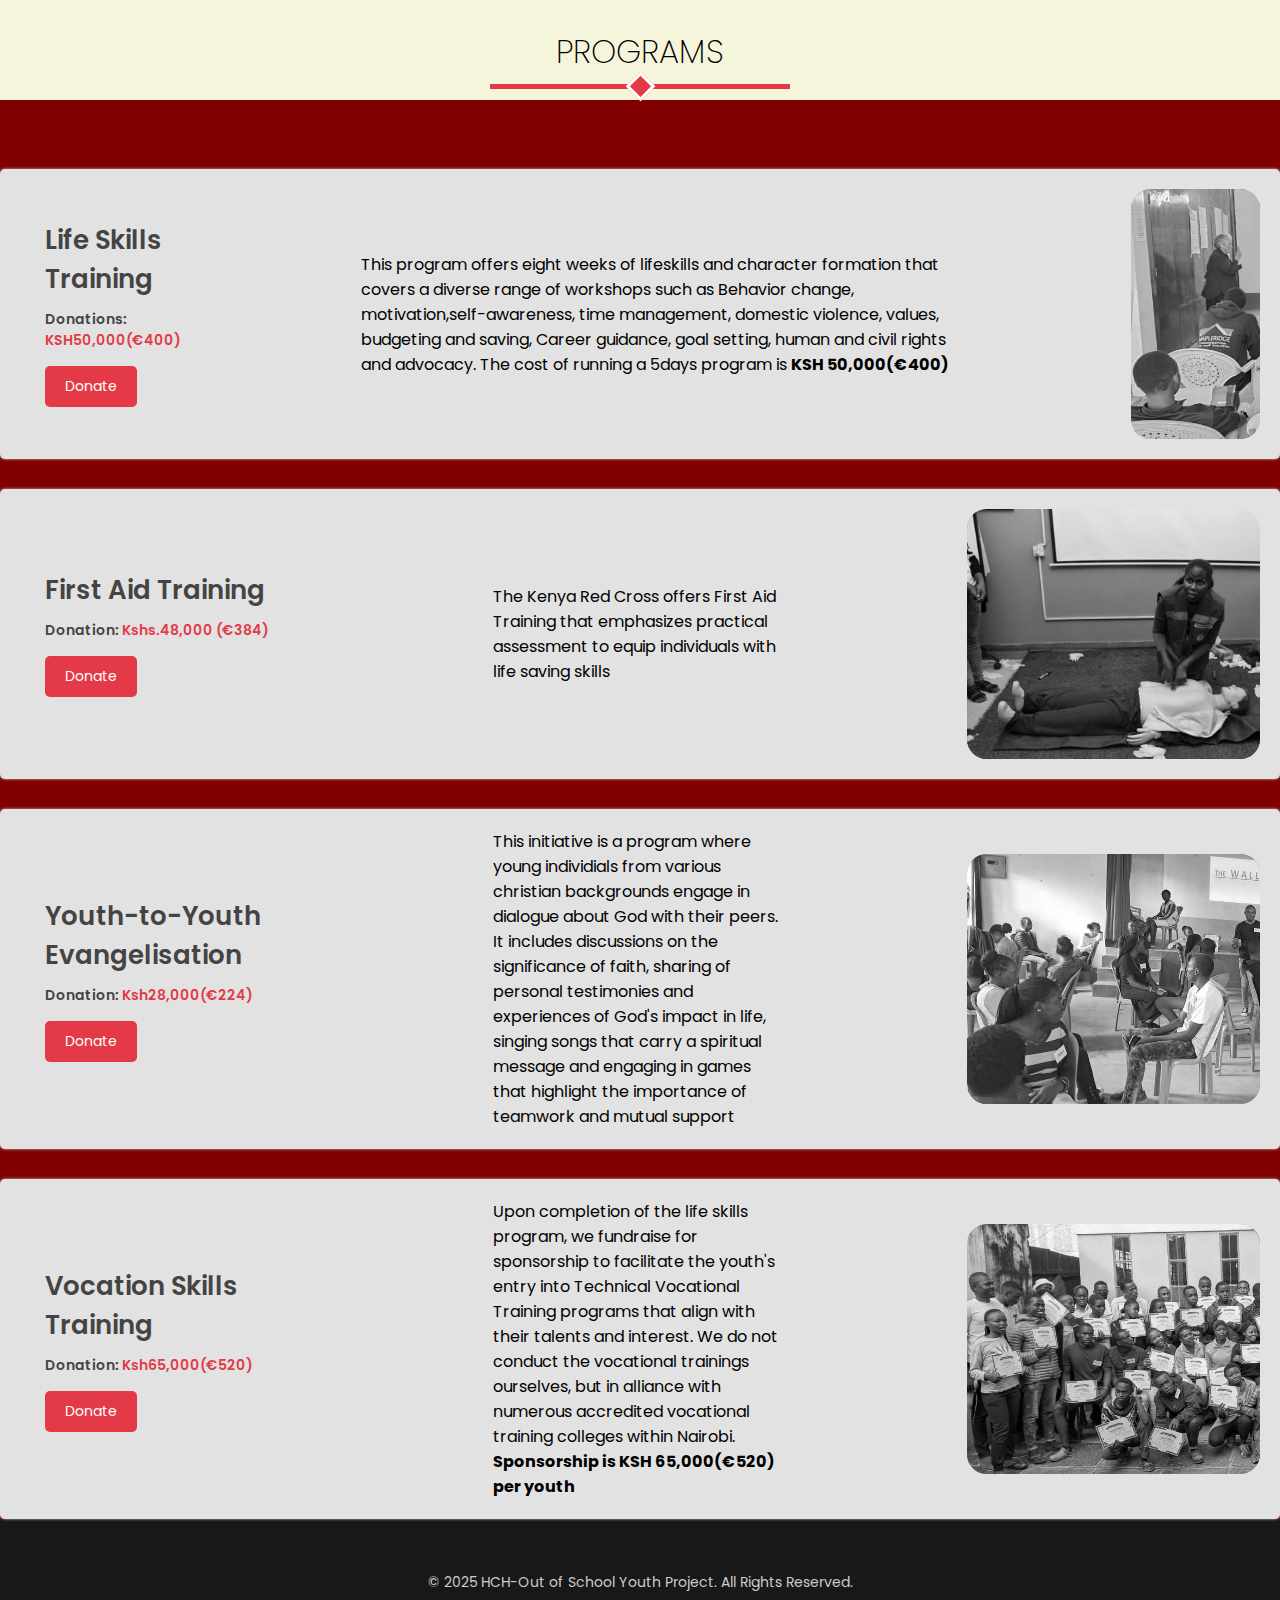
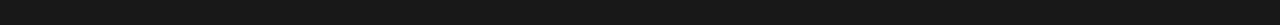
<file: projjj/index.html>
<!DOCTYPE html>
<html lang="en">
<head>
    <meta charset="UTF-8">
    <meta name="viewport" content="width=device-width, initial-scale=1.0">
    <title>Programs</title>
    <link rel="stylesheet" href="https://cdnjs.cloudflare.com/ajax/libs/font-awesome/6.2.0/css/all.min.css"
            integrity="sha512-xh6O/CkQoPOWDdYTDqeRdPCVd1SpvCA9XXcUnZS2FmJNp1coAFzvtCN9BmamE+4aHK8yyUHUSCcJHgXloTyT2A=="
            crossorigin="anonymous" referrerpolicy="no-referrer" />
    <link href="https://cdnjs.cloudflare.com/ajax/libs/font-awesome/5.15.4/css/all.min.css" rel="stylesheet">
    <link rel="stylesheet" href="style.css">
</head>
<body>
    <section class="programs">
        <div class="boxContainer">
            <h2 class="sectionTitle">Programs</h2>
            <!-- Box 1 -->
            <div class="box">
                <div class="content">
                    <div class="programTitle">Life Skills Training</div>
                    <div class="donationcount">
                        Donations: <span>KSH50,000(€400)</span>
                    </div>
                    <a href="Donations\donation.html" target="_self"><button> Donate</button></a>
                </div>
                <div class="contentText">
                    This program  offers eight weeks of lifeskills and character formation that covers a diverse range of workshops such as Behavior change, motivation,self-awareness, time management, domestic violence, values, budgeting and saving, Career guidance, goal setting, human and civil rights and advocacy. The cost of running a 5days program is <b>KSH 50,000(€400)</b>
                </div>
                <div class="cardImage"></div>
            </div>
    
            <!-- Box 2 -->
            <div class="box">
                <div class="content">
                    <div class="programTitle">First Aid Training</div>
                    <div class="donationcount">
                        Donation: <span>Kshs.48,000 (€384)</span>
                    </div>
                    <a href="Donations\donation.html" target="_self"><button> Donate</button></a>
                </div>
                <div class="content">
                    The Kenya Red Cross offers First Aid Training that  emphasizes practical assessment to equip individuals with life saving skills
                </div>
                <div class="cardImage"></div>
            </div>

            <div class="box">
                <div class="content">
                    <div class="programTitle">Youth-to-Youth Evangelisation</div>
                    <div class="donationcount">
                        Donation: <span>Ksh28,000(€224)</span>
                    </div>
                    <a href="Donations\donation.html" target="_self"><button> Donate</button></a>
                </div>
                <div class="content">
                    This initiative is a program where young individials from various christian backgrounds engage in dialogue about God with their peers. It includes discussions on the significance of faith, sharing of personal testimonies and experiences of God's impact in life, singing songs that carry a spiritual message and engaging in games that highlight the importance of teamwork and mutual support
                </div>
                <div class="cardImage"></div>
            </div>

            <div class="box">
                <div class="content">
                    <div class="programTitle">Vocation Skills  Training</div>
                    <div class="donationcount">
                        Donation: <span>Ksh65,000(€520)</span>
                    </div>
                    <a href="Donations\donation.html" target="_self"><button> Donate</button></a>
                </div>
                <div class="content">
                    Upon completion of the life skills program, we fundraise for sponsorship to facilitate the youth's entry into Technical Vocational Training programs that align with their talents and interest. We do not conduct the vocational trainings ourselves, but in alliance with numerous accredited vocational training colleges within Nairobi. <b>Sponsorship is KSH 65,000(€520) per youth</b>
                </div>
                <div class="cardImage"></div>
            </div>
        </div>
    </section>
    <footer>
        <p class="copyright">© 2025 HCH-Out of School Youth Project. All Rights Reserved.</p>
    </footer>
    
</body>
</html>
</file>
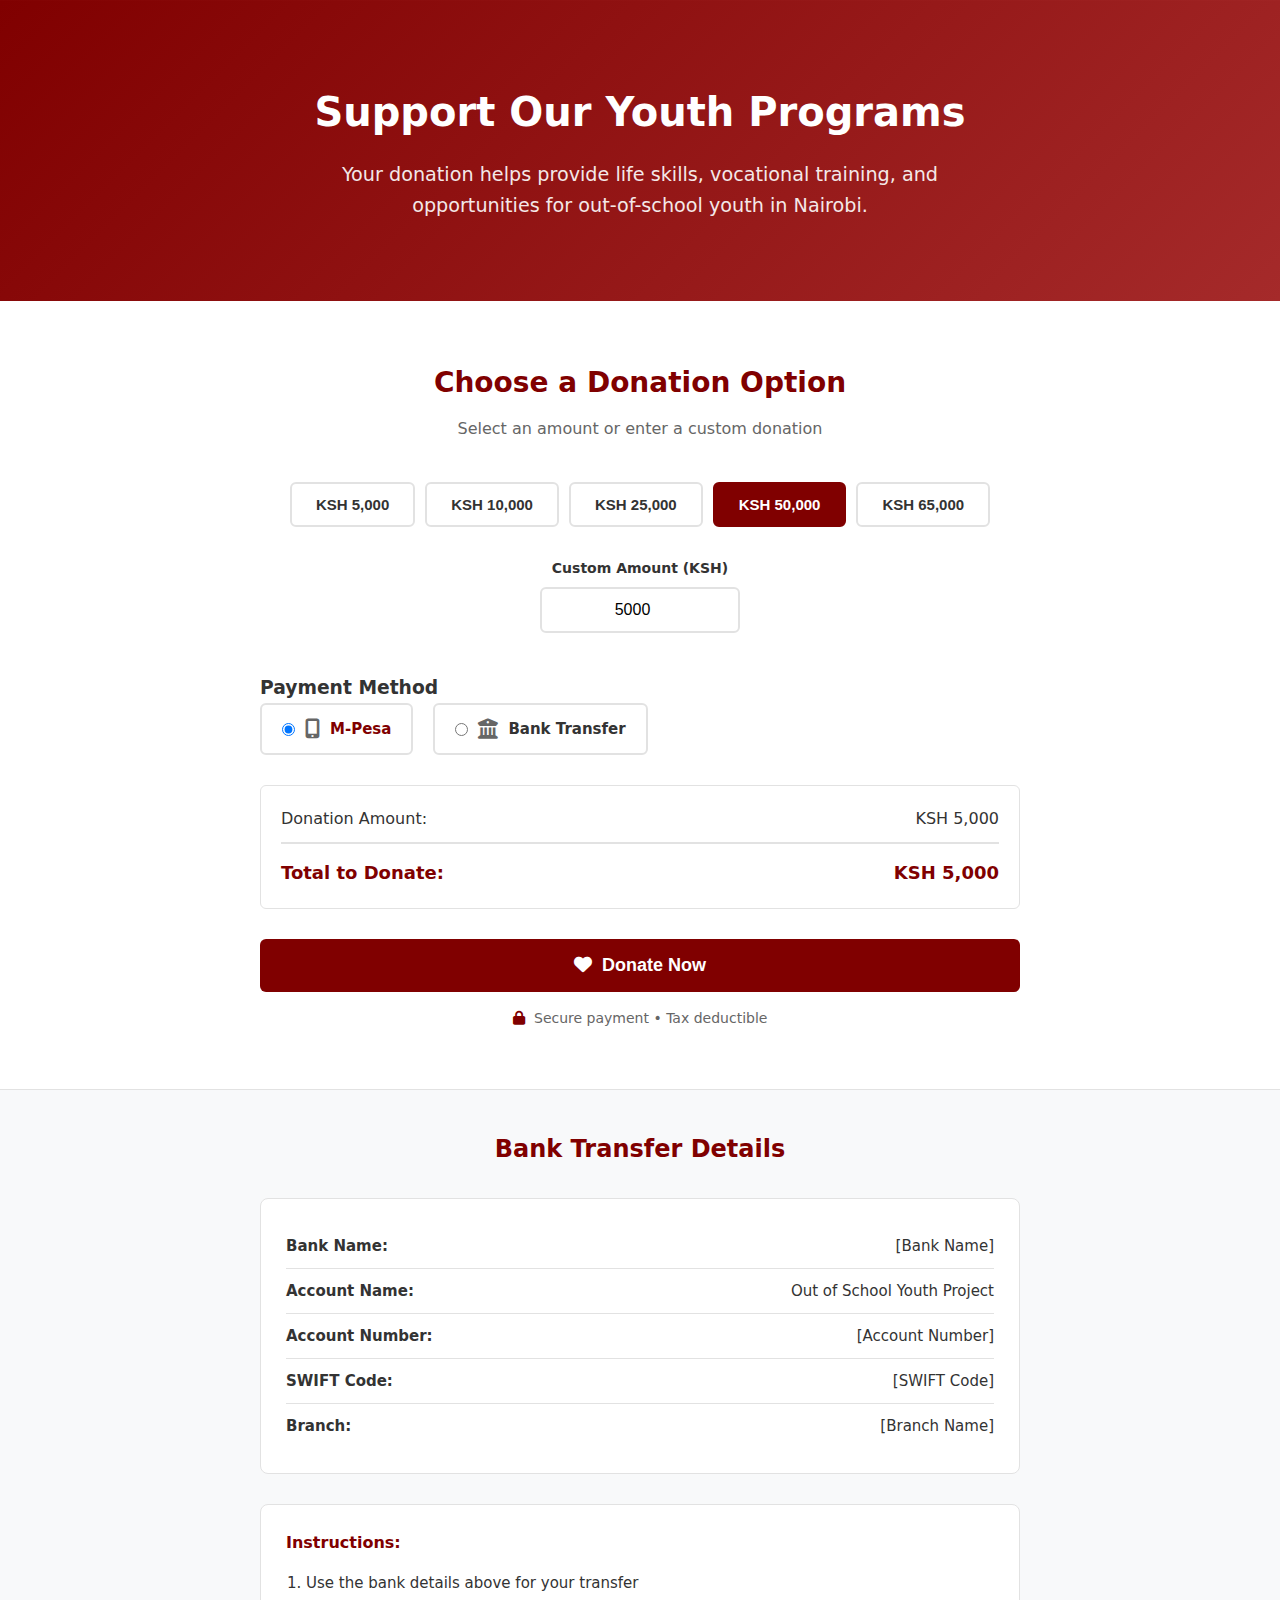
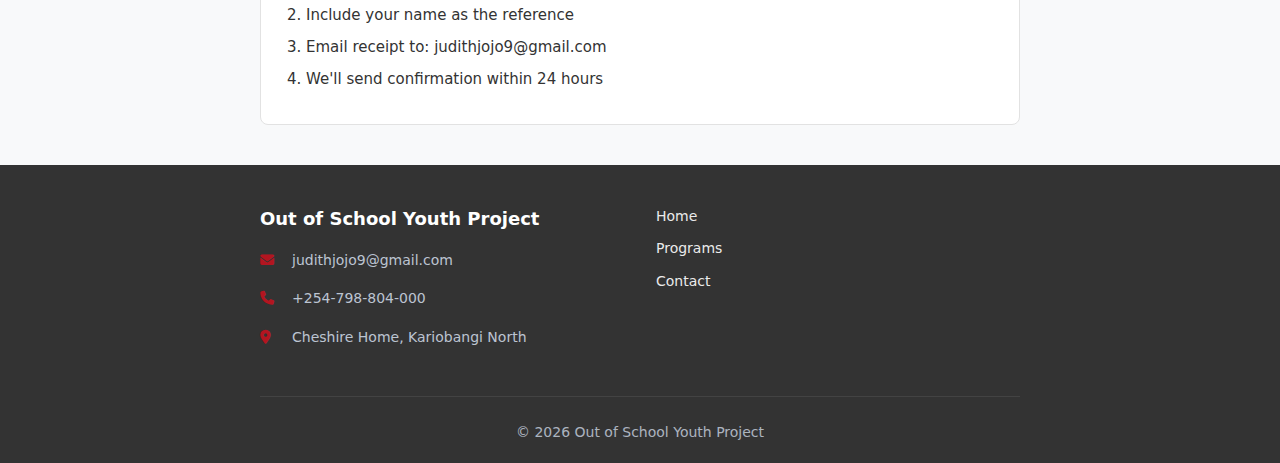
<file: donation.html>
<!doctype html>
<html lang="en">
  <head>
    <meta charset="UTF-8" />
    <meta name="viewport" content="width=device-width, initial-scale=1.0" />
    <title>Donate | Out of School Youth Project</title>

    <!-- Favicon -->
    <link rel="icon" type="image/png" href="../images/logo1.jpeg" />

    <!-- Fonts & Icons -->
    <link
      rel="stylesheet"
      href="https://cdnjs.cloudflare.com/ajax/libs/font-awesome/6.4.0/css/all.min.css"
    />

    <!-- Styles -->
    <link rel="stylesheet" href="css/don.css" />
  </head>
  <body>
    <!-- Simple Header -->
    <header class="simple-header">
      <div class="container">
        <a href="../index.html" class="back-link">
          <i class="fas fa-arrow-left"></i> Back to Home
        </a>
      </div>
    </header>

    <!-- Hero Section -->
    <section class="simple-hero">
      <div class="container">
        <div class="hero-content">
          <h1>Support Our Youth Programs</h1>
          <p>
            Your donation helps provide life skills, vocational training, and
            opportunities for out-of-school youth in Nairobi.
          </p>
        </div>
      </div>
    </section>

    <!-- Donation Options -->
    <section class="donation-section">
      <div class="container">
        <h2>Choose a Donation Option</h2>
        <p class="section-description">
          Select an amount or enter a custom donation
        </p>

        <!-- Quick Amounts -->
        <div class="quick-donations">
          <button class="amount-btn" data-amount="5000">KSH 5,000</button>
          <button class="amount-btn" data-amount="10000">KSH 10,000</button>
          <button class="amount-btn" data-amount="25000">KSH 25,000</button>
          <button class="amount-btn active" data-amount="50000">
            KSH 50,000
          </button>
          <button class="amount-btn" data-amount="65000">KSH 65,000</button>
        </div>

        <!-- Custom Amount -->
        <div class="custom-amount">
          <label for="customAmount">Custom Amount (KSH)</label>
          <input
            type="number"
            id="customAmount"
            placeholder="Enter amount"
            min="100"
            value="5000"
          />
        </div>

       

          <!-- Payment Method -->
          <div class="payment-method">
            <h3>Payment Method</h3>
            <div class="method-options">
              <label class="method-option">
                <input type="radio" name="payment" value="mpesa" checked />
                <i class="fas fa-mobile-alt"></i>
                <span>M-Pesa</span>
              </label>

              <label class="method-option">
                <input type="radio" name="payment" value="bank" />
                <i class="fas fa-university"></i>
                <span>Bank Transfer</span>
              </label>
            </div>
          </div>

          <!-- Donation Summary -->
          <div class="donation-summary">
            <div class="summary-item">
              <span>Donation Amount:</span>
              <span class="amount">KSH 5,000</span>
            </div>
            <div class="summary-total">
              <span>Total to Donate:</span>
              <span class="total-amount">KSH 5,000</span>
            </div>
          </div>

          <!-- Submit Button -->
          <button class="donate-btn">
            <i class="fas fa-heart"></i> Donate Now
          </button>

          <p class="security-note">
            <i class="fas fa-lock"></i> Secure payment • Tax deductible
          </p>
        </div>
      </div>
    </section>

    <!-- Bank Details -->
    <section class="bank-details">
      <div class="container">
        <h2>Bank Transfer Details</h2>

        <div class="bank-info">
          <div class="info-item">
            <strong>Bank Name:</strong>
            <span>[Bank Name]</span>
          </div>
          <div class="info-item">
            <strong>Account Name:</strong>
            <span>Out of School Youth Project</span>
          </div>
          <div class="info-item">
            <strong>Account Number:</strong>
            <span>[Account Number]</span>
          </div>
          <div class="info-item">
            <strong>SWIFT Code:</strong>
            <span>[SWIFT Code]</span>
          </div>
          <div class="info-item">
            <strong>Branch:</strong>
            <span>[Branch Name]</span>
          </div>
        </div>

        <div class="instructions">
          <h4>Instructions:</h4>
          <ol>
            <li>Use the bank details above for your transfer</li>
            <li>Include your name as the reference</li>
            <li>Email receipt to: judithjojo9@gmail.com</li>
            <li>We'll send confirmation within 24 hours</li>
          </ol>
        </div>
      </div>
    </section>

    <!-- Footer -->
    <footer class="simple-footer">
      <div class="container">
        <div class="footer-content">
          <div class="contact-info">
            <h3>Out of School Youth Project</h3>
            <p><i class="fas fa-envelope"></i> judithjojo9@gmail.com</p>
            <p><i class="fas fa-phone"></i> +254-798-804-000</p>
            <p>
              <i class="fas fa-map-marker-alt"></i> Cheshire Home, Kariobangi
              North
            </p>
          </div>

          <div class="footer-links">
            <a href="../index.html">Home</a>
            <a href="../index.html#programsSection">Programs</a>
            <a href="../index.html#contactSection">Contact</a>
          </div>
        </div>

        <div class="footer-bottom">
          <p>
            &copy; <span id="currentYear"></span> Out of School Youth Project
          </p>
        </div>
      </div>
    </footer>

    <!-- Simple JavaScript -->
    <script>
      // Set current year
      document.getElementById("currentYear").textContent =
        new Date().getFullYear();

      // Handle quick donation buttons
      document.querySelectorAll(".amount-btn").forEach((btn) => {
        btn.addEventListener("click", function () {
          // Remove active class from all buttons
          document
            .querySelectorAll(".amount-btn")
            .forEach((b) => b.classList.remove("active"));
          // Add active class to clicked button
          this.classList.add("active");
          // Update custom amount input
          const amount = this.dataset.amount;
          document.getElementById("customAmount").value = amount;
          updateDonationSummary(amount);
        });
      });

      // Handle custom amount input
      document
        .getElementById("customAmount")
        .addEventListener("input", function () {
          const amount = this.value;
          
          document
            .querySelectorAll(".amount-btn")
            .forEach((b) => b.classList.remove("active"));
          updateDonationSummary(amount);
        });

      // Update donation summary
      function updateDonationSummary(amount) {
        const formattedAmount = new Intl.NumberFormat("en-KE").format(amount);
        document.querySelector(".amount").textContent =
          `KSH ${formattedAmount}`;
        document.querySelector(".total-amount").textContent =
          `KSH ${formattedAmount}`;
      }

      // Form submission
      document
        .querySelector(".donate-btn")
        .addEventListener("click", function (e) {
          e.preventDefault();

          const amount = document.getElementById("customAmount").value;
          const name = document.getElementById("name").value;
          const email = document.getElementById("email").value;
          const paymentMethod = document.querySelector(
            'input[name="payment"]:checked',
          ).value;

          // Simple validation
          if (!name || !email) {
            alert("Please fill in required fields");
            return;
          }

          if (!amount || amount < 100) {
            alert("Please enter a valid donation amount (minimum KSH 100)");
            return;
          }

          // Show payment instructions based on method
          let message = "Thank you for your donation!\n\n";

          if (paymentMethod === "mpesa") {
            message += `M-Pesa Instructions:\n`;
            message += `1. Go to M-Pesa\n`;
            message += `2. Select "Lipa na M-Pesa"\n`;
            message += `3. Paybill: 247247\n`;
            message += `4. Account: OSYP001\n`;
            message += `5. Amount: KSH ${amount}\n`;
            message += `6. Send\n\n`;
          } else {
            message += `Bank Transfer Instructions:\n`;
            message += `Use the bank details provided above.\n\n`;
          }

          message += `After payment, email receipt to:\njudithjojo9@gmail.com`;

          alert(message);
        });
    </script>
  </body>
</html>
</file>
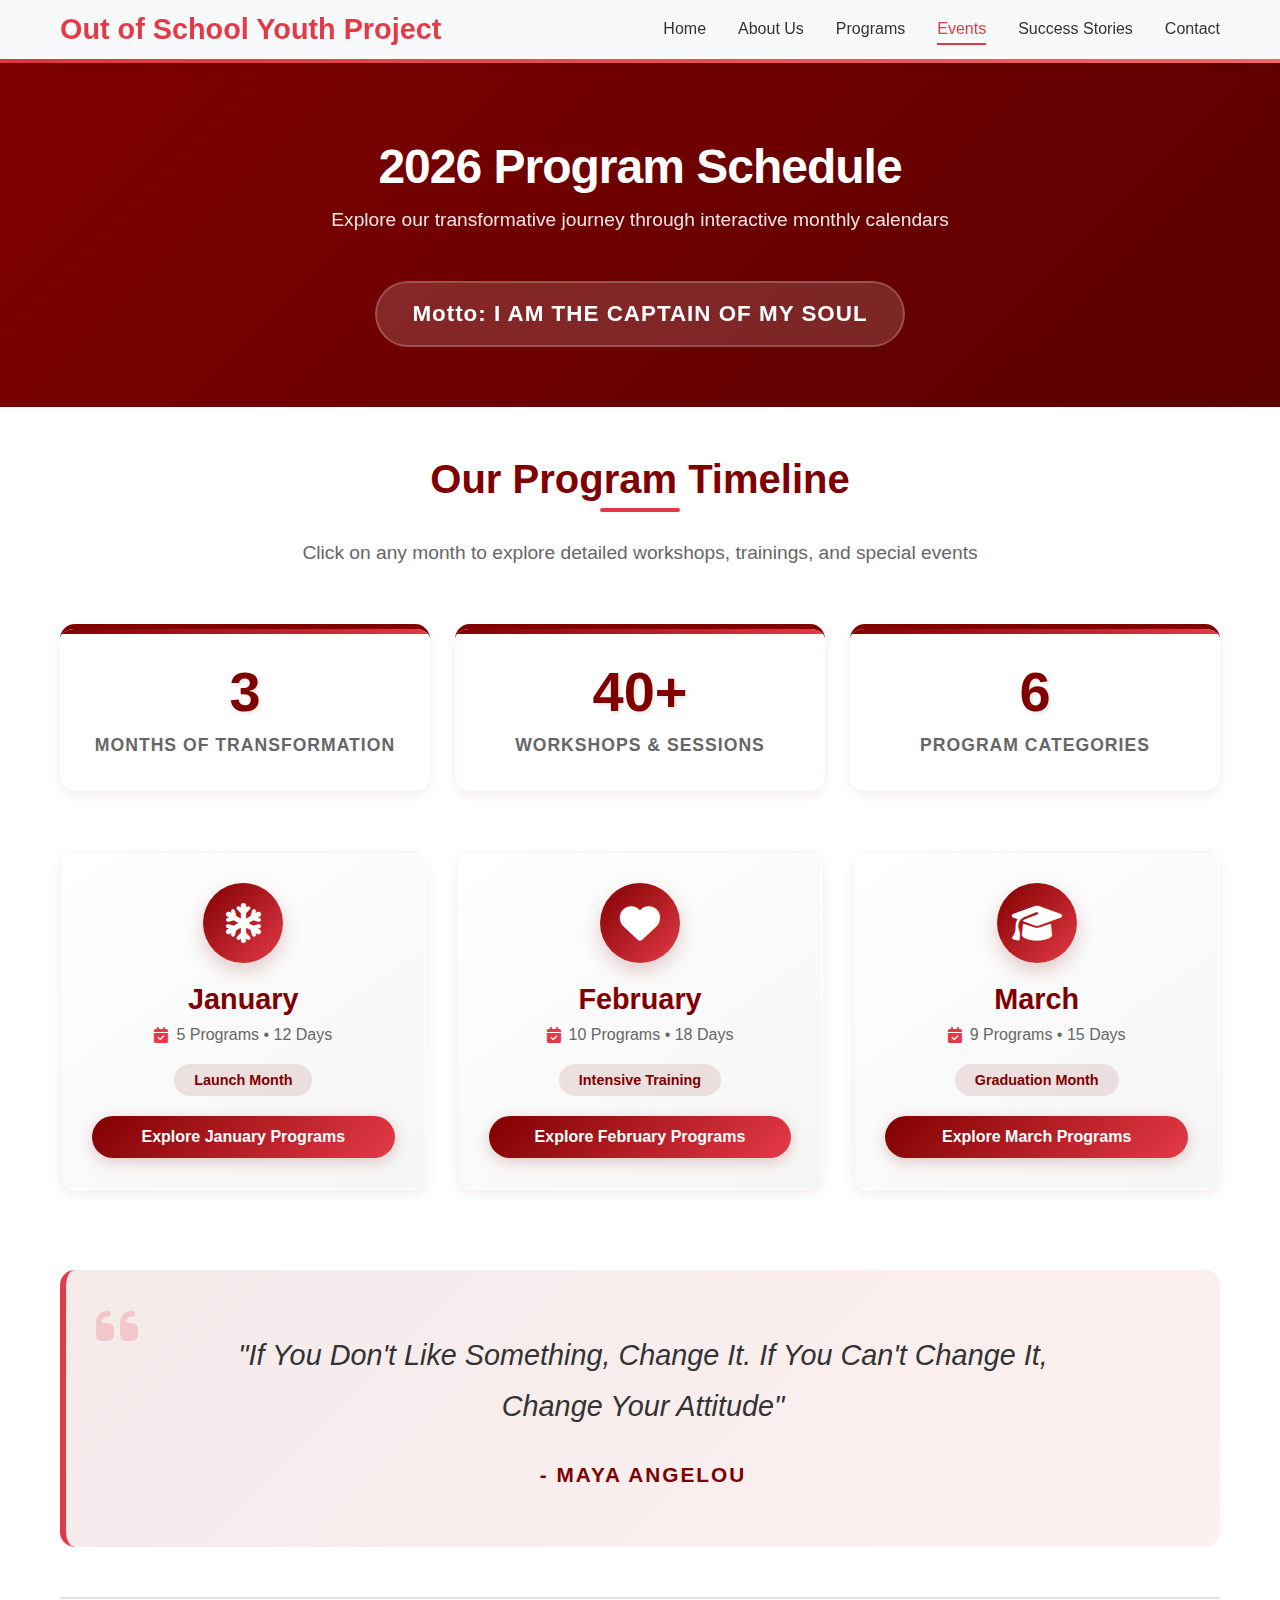
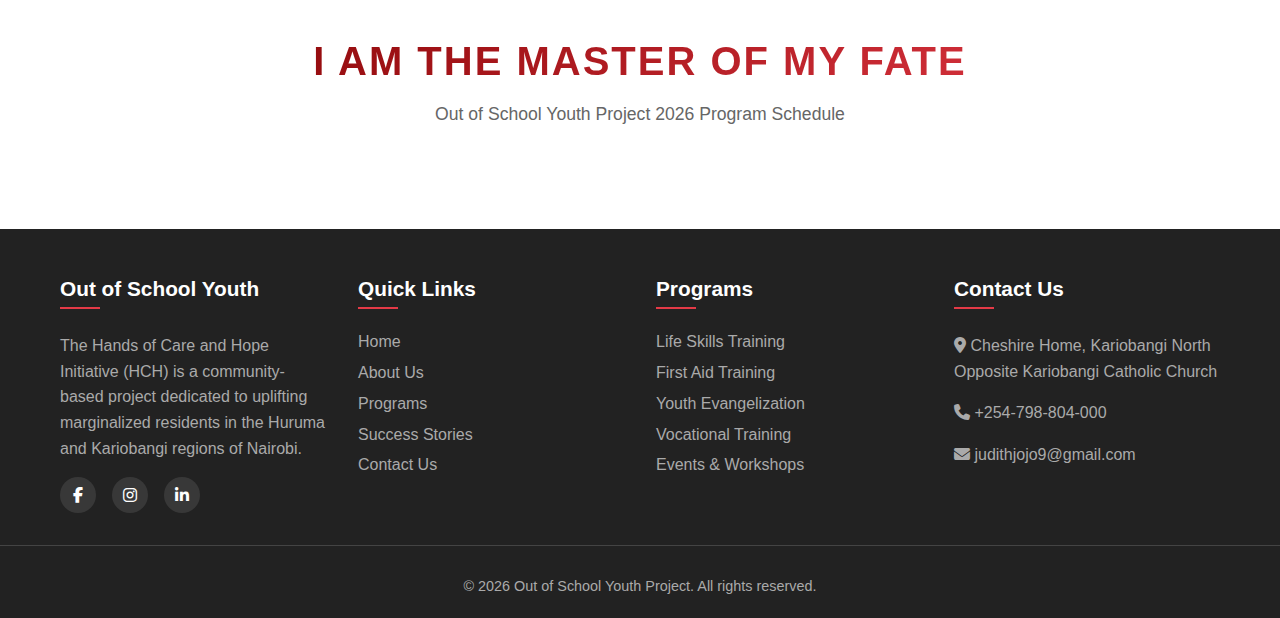
<file: events.html>
<!doctype html>
<html lang="en">
  <head>
    <meta charset="UTF-8" />
    <meta name="viewport" content="width=device-width, initial-scale=1.0" />
    <title>Events & Updates | Out of School Youth Project</title>
    <link
      rel="stylesheet"
      href="https://cdnjs.cloudflare.com/ajax/libs/font-awesome/6.4.0/css/all.min.css"
    />
    <style>
      * {
        margin: 0;
        padding: 0;
        box-sizing: border-box;
        font-family: "Segoe UI", Tahoma, Geneva, Verdana, sans-serif;
      }

      :root {
        --primary-color: #800000;
        --secondary-color: #e43a47;
        --light-gray: #f8f9fa;
        --gray: #e2e2e2;
        --dark-gray: #666;
        --text-color: #333;
        --white: #ffffff;
        --accent: #ff6b6b;
        --shadow: 0 4px 12px rgba(128, 0, 0, 0.08);
        --shadow-hover: 0 8px 25px rgba(128, 0, 0, 0.15);
        --shadow-modal: 0 20px 50px rgba(0, 0, 0, 0.3);
        --border-radius: 15px;
        --transition: all 0.3s cubic-bezier(0.4, 0, 0.2, 1);
      }

      /* Navigation Bar */
      .navbar {
        background-color: var(--light-gray);
        padding: 0.8rem 0;
        position: sticky;
        top: 0;
        z-index: 1000;
        box-shadow: 0 2px 15px rgba(0, 0, 0, 0.1);
      }

      .nav-container {
        max-width: 1200px;
        margin: 0 auto;
        padding: 0 20px;
        display: flex;
        justify-content: space-between;
        align-items: center;
      }

      .logo {
        color: var(--white);
        font-size: 1.8rem;
        font-weight: 700;
        text-decoration: none;
        display: flex;
        align-items: center;
        gap: 10px;
      }

      .logo span {
        color: var(--secondary-color);
      }

      .nav-links {
        display: flex;
        list-style: none;
        gap: 2rem;
      }

      .nav-links a {
        color: var(--text-color);
        text-decoration: none;
        font-weight: 500;
        font-size: 1rem;
        transition: var(--transition);
        padding: 0.5rem 0;
        position: relative;
      }

      .nav-links a:hover {
        color: var(--secondary-color);
      }

      .nav-links a.active {
        color: var(--secondary-color);
      }

      .nav-links a.active:after {
        content: "";
        position: absolute;
        bottom: 0;
        left: 0;
        width: 100%;
        height: 2px;
        background-color: var(--secondary-color);
      }

      .mobile-menu-btn {
        display: none;
        background: none;
        border: none;
        color: var(--white);
        font-size: 1.5rem;
        cursor: pointer;
      }

      /* Header */
      .header {
        background: linear-gradient(
          135deg,
          var(--primary-color) 0%,
          #5a0000 100%
        );
        color: var(--white);
        padding: 80px 0 60px;
        text-align: center;
        position: relative;
        overflow: hidden;
      }

      .header::before {
        content: "";
        position: absolute;
        top: 0;
        left: 0;
        right: 0;
        height: 4px;
        background: linear-gradient(
          to right,
          var(--secondary-color),
          var(--accent)
        );
      }

      .page-title-area {
        font-size: 3rem;
        font-weight: 800;
        margin-bottom: 15px;
        letter-spacing: -1px;
        animation: fadeInUp 0.8s ease;
      }

      .page-title-area span {
        color: var(--secondary-color);
      }

      .tagline {
        font-size: 1.2rem;
        opacity: 0.9;
        max-width: 700px;
        margin: 0 auto 30px;
        animation: fadeInUp 0.8s ease 0.2s both;
      }

      .motto {
        background-color: rgba(255, 255, 255, 0.15);
        padding: 18px 35px;
        border-radius: 50px;
        display: inline-block;
        margin-top: 20px;
        font-size: 1.4rem;
        font-weight: 600;
        letter-spacing: 1px;
        border: 2px solid rgba(255, 255, 255, 0.2);
        animation: fadeInUp 0.8s ease 0.4s both;
        backdrop-filter: blur(10px);
      }

      /* Main Content */
      .container {
        max-width: 1200px;
        margin: 0 auto;
        padding: 0 20px;
      }

      .page-title {
        text-align: center;
        margin: 50px 0 40px;
        position: relative;
      }

      .page-title h1 {
        font-size: 2.5rem;
        color: var(--primary-color);
        margin-bottom: 15px;
        position: relative;
        display: inline-block;
      }

      .page-title h1:after {
        content: "";
        position: absolute;
        bottom: -10px;
        left: 50%;
        transform: translateX(-50%);
        width: 80px;
        height: 4px;
        background-color: var(--secondary-color);
        border-radius: 2px;
      }

      .page-title .subtitle {
        color: var(--dark-gray);
        font-size: 1.2rem;
        max-width: 700px;
        margin: 25px auto;
      }

      .year-badge {
        background: linear-gradient(
          135deg,
          var(--secondary-color),
          var(--accent)
        );
        color: white;
        padding: 12px 30px;
        border-radius: 50px;
        font-weight: 700;
        display: inline-block;
        margin-top: 20px;
        font-size: 1.2rem;
        box-shadow: 0 4px 15px rgba(228, 58, 71, 0.3);
        animation: pulse 2s infinite;
      }

      /* Stats Section */
      .stats {
        display: grid;
        grid-template-columns: repeat(auto-fit, minmax(200px, 1fr));
        gap: 25px;
        margin: 60px 0;
      }

      .stat-card {
        background-color: var(--white);
        padding: 35px 25px;
        border-radius: var(--border-radius);
        box-shadow: var(--shadow);
        text-align: center;
        transition: var(--transition);
        position: relative;
        overflow: hidden;
        border-top: 5px solid var(--primary-color);
      }

      .stat-card:hover {
        transform: translateY(-10px);
        box-shadow: var(--shadow-hover);
      }

      .stat-card:before {
        content: "";
        position: absolute;
        top: 0;
        left: 0;
        right: 0;
        height: 5px;
        background: linear-gradient(
          to right,
          var(--primary-color),
          var(--secondary-color)
        );
      }

      .stat-number {
        font-size: 3.5rem;
        font-weight: 800;
        color: var(--primary-color);
        line-height: 1;
        margin-bottom: 15px;
        text-shadow: 2px 2px 4px rgba(0, 0, 0, 0.1);
      }

      .stat-label {
        color: var(--dark-gray);
        font-size: 1.1rem;
        font-weight: 600;
        text-transform: uppercase;
        letter-spacing: 1px;
      }

      /* Months Grid */
      .months-grid {
        display: grid;
        grid-template-columns: repeat(auto-fit, minmax(300px, 1fr));
        gap: 30px;
        margin: 60px 0;
      }

      .month-card {
        background: linear-gradient(145deg, #ffffff, #f5f5f5);
        border-radius: var(--border-radius);
        box-shadow: var(--shadow);
        padding: 30px;
        text-align: center;
        transition: var(--transition);
        cursor: pointer;
        position: relative;
        overflow: hidden;
        border: 2px solid transparent;
      }

      .month-card:hover {
        transform: translateY(-10px) scale(1.02);
        box-shadow: var(--shadow-hover);
        border-color: var(--primary-color);
      }

      .month-card:active {
        transform: translateY(-5px) scale(1.01);
      }

      .month-icon {
        width: 80px;
        height: 80px;
        background: linear-gradient(
          135deg,
          var(--primary-color),
          var(--secondary-color)
        );
        border-radius: 50%;
        display: flex;
        align-items: center;
        justify-content: center;
        margin: 0 auto 20px;
        font-size: 2.5rem;
        color: white;
        box-shadow: 0 8px 20px rgba(128, 0, 0, 0.2);
      }

      .month-name {
        font-size: 1.8rem;
        font-weight: 700;
        color: var(--primary-color);
        margin-bottom: 10px;
      }

      .month-programs {
        color: var(--dark-gray);
        font-size: 1rem;
        margin-bottom: 20px;
        display: flex;
        align-items: center;
        justify-content: center;
        gap: 8px;
      }

      .month-programs i {
        color: var(--secondary-color);
      }

      .month-days {
        background-color: rgba(128, 0, 0, 0.1);
        color: var(--primary-color);
        padding: 8px 20px;
        border-radius: 20px;
        font-weight: 600;
        font-size: 0.9rem;
        display: inline-block;
      }

      .view-programs-btn {
        background: linear-gradient(
          135deg,
          var(--primary-color),
          var(--secondary-color)
        );
        color: white;
        border: none;
        padding: 12px 30px;
        border-radius: 50px;
        font-weight: 600;
        font-size: 1rem;
        cursor: pointer;
        transition: var(--transition);
        margin-top: 20px;
        width: 100%;
        box-shadow: 0 4px 15px rgba(128, 0, 0, 0.2);
      }

      .view-programs-btn:hover {
        transform: translateY(-3px);
        box-shadow: 0 8px 20px rgba(128, 0, 0, 0.3);
      }

      /* Modal Overlay */
      .modal-overlay {
        position: fixed;
        top: 0;
        left: 0;
        right: 0;
        bottom: 0;
        background-color: rgba(0, 0, 0, 0.8);
        display: none;
        justify-content: center;
        align-items: center;
        z-index: 2000;
        opacity: 0;
        transition: opacity 0.3s ease;
        padding: 20px;
      }

      .modal-overlay.active {
        display: flex;
        opacity: 1;
        animation: fadeIn 0.3s ease;
      }

      .modal-content {
        background-color: var(--white);
        border-radius: var(--border-radius);
        width: 90%;
        max-width: 800px;
        max-height: 90vh;
        overflow-y: auto;
        box-shadow: var(--shadow-modal);
        transform: translateY(30px);
        transition: transform 0.4s ease;
        position: relative;
      }

      .modal-overlay.active .modal-content {
        transform: translateY(0);
      }

      .modal-header {
        background: linear-gradient(135deg, var(--primary-color), #5a0000);
        color: white;
        padding: 30px;
        border-radius: var(--border-radius) var(--border-radius) 0 0;
        position: relative;
      }

      .modal-title {
        font-size: 2.2rem;
        font-weight: 700;
        margin-bottom: 10px;
        display: flex;
        align-items: center;
        gap: 15px;
      }

      .modal-subtitle {
        font-size: 1.1rem;
        opacity: 0.9;
      }

      .close-modal {
        position: absolute;
        top: 25px;
        right: 25px;
        background: rgba(255, 255, 255, 0.2);
        border: none;
        width: 40px;
        height: 40px;
        border-radius: 50%;
        color: white;
        font-size: 1.5rem;
        cursor: pointer;
        transition: var(--transition);
        display: flex;
        align-items: center;
        justify-content: center;
      }

      .close-modal:hover {
        background: rgba(255, 255, 255, 0.3);
        transform: rotate(90deg);
      }

      .modal-body {
        padding: 30px;
      }

      .modal-events {
        display: flex;
        flex-direction: column;
        gap: 20px;
      }

      .modal-event-item {
        padding: 20px;
        border-radius: 10px;
        background-color: var(--light-gray);
        border-left: 4px solid var(--secondary-color);
        transition: var(--transition);
      }

      .modal-event-item:hover {
        background-color: #fff0f0;
        transform: translateX(5px);
      }

      .modal-event-date {
        font-weight: 700;
        color: var(--primary-color);
        font-size: 1.1rem;
        margin-bottom: 8px;
        display: flex;
        align-items: center;
        gap: 10px;
      }

      .modal-event-title {
        font-weight: 600;
        font-size: 1.2rem;
        margin-bottom: 8px;
        color: var(--text-color);
      }

      .modal-event-details {
        color: var(--dark-gray);
        line-height: 1.6;
      }

      /* Quote Section */
      .quote-section {
        background: linear-gradient(
          135deg,
          rgba(128, 0, 0, 0.08) 0%,
          rgba(228, 58, 71, 0.08) 100%
        );
        padding: 60px 40px;
        border-radius: var(--border-radius);
        margin: 80px 0 50px;
        border-left: 6px solid var(--secondary-color);
        position: relative;
        text-align: center;
      }

      .quote-icon {
        position: absolute;
        top: 30px;
        left: 30px;
        color: var(--secondary-color);
        opacity: 0.2;
        font-size: 3rem;
      }

      .quote-text {
        font-size: 1.8rem;
        font-style: italic;
        color: var(--text-color);
        margin-bottom: 20px;
        line-height: 1.8;
        max-width: 900px;
        margin: 0 auto 30px;
        position: relative;
      }

      .quote-author {
        font-weight: 700;
        color: var(--primary-color);
        font-size: 1.3rem;
        text-transform: uppercase;
        letter-spacing: 2px;
      }

      /* Footer Content */
      .footer-content {
        text-align: center;
        margin-top: 50px;
        padding: 40px 0;
        border-top: 2px solid var(--gray);
      }

      .master-text {
        font-size: 2.5rem;
        font-weight: 800;
        color: var(--primary-color);
        letter-spacing: 2px;
        margin-bottom: 20px;
        text-transform: uppercase;
        background: linear-gradient(
          135deg,
          var(--primary-color),
          var(--secondary-color)
        );
        -webkit-background-clip: text;
        -webkit-text-fill-color: transparent;
        background-clip: text;
      }

      .program-info {
        color: var(--dark-gray);
        font-size: 1.1rem;
        margin-top: 15px;
      }

      /* Site Footer */
      .site-footer {
        background-color: #222;
        color: var(--white);
        padding: 3rem 0 1.5rem;
        margin-top: 4rem;
      }

      .footer-container {
        max-width: 1200px;
        margin: 0 auto;
        padding: 0 20px;
        display: grid;
        grid-template-columns: repeat(4, 1fr);
        gap: 2rem;
      }

      .footer-col h3 {
        color: var(--white);
        font-size: 1.3rem;
        margin-bottom: 1.5rem;
        position: relative;
        padding-bottom: 0.5rem;
      }

      .footer-col h3:after {
        content: "";
        position: absolute;
        bottom: 0;
        left: 0;
        width: 40px;
        height: 2px;
        background-color: var(--secondary-color);
      }

      .footer-col p {
        color: #aaa;
        line-height: 1.6;
        margin-bottom: 1rem;
      }

      .footer-links {
        list-style: none;
      }

      .footer-links li {
        margin-bottom: 0.8rem;
      }

      .footer-links a {
        color: #aaa;
        text-decoration: none;
        transition: var(--transition);
      }

      .footer-links a:hover {
        color: var(--secondary-color);
        padding-left: 5px;
      }

      .social-links {
        display: flex;
        gap: 1rem;
        margin-top: 1rem;
      }

      .social-links a {
        display: inline-flex;
        align-items: center;
        justify-content: center;
        width: 36px;
        height: 36px;
        background-color: rgba(255, 255, 255, 0.1);
        border-radius: 50%;
        color: var(--white);
        text-decoration: none;
        transition: var(--transition);
      }

      .social-links a:hover {
        background-color: var(--secondary-color);
        transform: translateY(-3px);
      }

      .copyright {
        text-align: center;
        padding-top: 2rem;
        margin-top: 2rem;
        border-top: 1px solid #444;
        color: #aaa;
        font-size: 0.9rem;
      }

      /* Animations */
      @keyframes fadeInUp {
        from {
          opacity: 0;
          transform: translateY(30px);
        }
        to {
          opacity: 1;
          transform: translateY(0);
        }
      }

      @keyframes fadeIn {
        from {
          opacity: 0;
        }
        to {
          opacity: 1;
        }
      }

      @keyframes pulse {
        0% {
          box-shadow: 0 4px 15px rgba(228, 58, 71, 0.3);
        }
        50% {
          box-shadow: 0 4px 25px rgba(228, 58, 71, 0.5);
        }
        100% {
          box-shadow: 0 4px 15px rgba(228, 58, 71, 0.3);
        }
      }

      /* Responsive */
      @media (max-width: 992px) {
        .months-grid {
          grid-template-columns: repeat(2, 1fr);
        }

        .footer-container {
          grid-template-columns: repeat(2, 1fr);
          gap: 2rem;
        }
      }

      @media (max-width: 768px) {
        .navbar {
          padding: 0.7rem 0;
        }

        .nav-links {
          display: none;
          position: absolute;
          top: 100%;
          left: 0;
          right: 0;
          background-color: var(--primary-color);
          flex-direction: column;
          padding: 1rem;
          box-shadow: 0 5px 15px rgba(0, 0, 0, 0.1);
        }

        .nav-links.active {
          display: flex;
        }

        .nav-links li {
          margin: 0.5rem 0;
        }

        .mobile-menu-btn {
          display: block;
        }

        .header {
          padding: 60px 0 40px;
        }

        .page-title-area {
          font-size: 2.2rem;
        }

        .motto {
          font-size: 1.2rem;
          padding: 15px 25px;
        }

        .page-title h1 {
          font-size: 2rem;
        }

        .months-grid {
          grid-template-columns: 1fr;
          gap: 25px;
        }

        .quote-text {
          font-size: 1.5rem;
        }

        .master-text {
          font-size: 2rem;
        }

        .stats {
          grid-template-columns: repeat(2, 1fr);
          gap: 20px;
        }

        .stat-card {
          padding: 25px 15px;
        }

        .stat-number {
          font-size: 2.8rem;
        }

        .footer-container {
          grid-template-columns: 1fr;
        }
      }

      @media (max-width: 480px) {
        .header {
          padding: 50px 0 30px;
        }

        .page-title-area {
          font-size: 1.8rem;
        }

        .year-badge {
          padding: 10px 20px;
          font-size: 1rem;
        }

        .stats {
          grid-template-columns: 1fr;
        }

        .quote-section {
          padding: 40px 20px;
        }

        .quote-text {
          font-size: 1.3rem;
        }

        .modal-header {
          padding: 20px;
        }

        .modal-title {
          font-size: 1.8rem;
        }
      }
    </style>
  </head>
  <body>
    <!-- Navigation Bar -->
    <nav class="navbar">
      <div class="nav-container">
        <a href="index.html" class="logo">
          <span>Out of School Youth Project</span>
        </a>

        <button class="mobile-menu-btn" id="mobileMenuBtn">
          <i class="fas fa-bars"></i>
        </button>

        <ul class="nav-links" id="navLinks">
          <li>
            <a href="index.html">Home</a>
          </li>
          <li><a href="index.html#aboutSection">About Us</a></li>
          <li><a href="index.html#programsSection">Programs</a></li>
          <li><a href="#" class="active">Events</a></li>
          <li><a href="stories.html">Success Stories</a></li>
          <li><a href="index.html#contactSection">Contact</a></li>
        </ul>
      </div>
    </nav>

    <!-- Header -->
    <div class="header">
      <div class="container">
        <div class="page-title-area">2026 Program Schedule</div>
        <p class="tagline">
          Explore our transformative journey through interactive monthly
          calendars
        </p>
        <div class="motto">Motto: I AM THE CAPTAIN OF MY SOUL</div>
      </div>
    </div>

    <div class="container">
      <div class="page-title">
        <h1>Our Program Timeline</h1>
        <p class="subtitle">
          Click on any month to explore detailed workshops, trainings, and
          special events
        </p>
      </div>

      <!-- Statistics Section -->
      <div class="stats">
        <div class="stat-card">
          <div class="stat-number">3</div>
          <div class="stat-label">Months of Transformation</div>
        </div>
        <div class="stat-card">
          <div class="stat-number">40+</div>
          <div class="stat-label">Workshops & Sessions</div>
        </div>
        <div class="stat-card">
          <div class="stat-number">6</div>
          <div class="stat-label">Program Categories</div>
        </div>
      </div>

      <!-- Months Grid -->
      <div class="months-grid" id="monthsGrid">
        <!-- January Card -->
        <div class="month-card" data-month="january">
          <div class="month-icon">
            <i class="fas fa-snowflake"></i>
          </div>
          <div class="month-name">January</div>
          <div class="month-programs">
            <i class="fas fa-calendar-check"></i>
            <span>5 Programs • 12 Days</span>
          </div>
          <div class="month-days">Launch Month</div>
          <button class="view-programs-btn">Explore January Programs</button>
        </div>

        <!-- February Card -->
        <div class="month-card" data-month="february">
          <div class="month-icon">
            <i class="fas fa-heart"></i>
          </div>
          <div class="month-name">February</div>
          <div class="month-programs">
            <i class="fas fa-calendar-check"></i>
            <span>10 Programs • 18 Days</span>
          </div>
          <div class="month-days">Intensive Training</div>
          <button class="view-programs-btn">Explore February Programs</button>
        </div>

        <!-- March Card -->
        <div class="month-card" data-month="march">
          <div class="month-icon">
            <i class="fas fa-graduation-cap"></i>
          </div>
          <div class="month-name">March</div>
          <div class="month-programs">
            <i class="fas fa-calendar-check"></i>
            <span>9 Programs • 15 Days</span>
          </div>
          <div class="month-days">Graduation Month</div>
          <button class="view-programs-btn">Explore March Programs</button>
        </div>
      </div>

      <!-- Modal Popup -->
      <div class="modal-overlay" id="monthModal">
        <div class="modal-content">
          <div class="modal-header">
            <button class="close-modal" id="closeModal">
              <i class="fas fa-times"></i>
            </button>
            <div class="modal-title" id="modalMonthTitle">
              <i class="fas fa-calendar-alt"></i>
              January 2026 Programs
            </div>
            <div class="modal-subtitle" id="modalMonthSubtitle">
              5 Programs • 12 Program Days
            </div>
          </div>
          <div class="modal-body">
            <div class="modal-events" id="modalEvents">
              <!-- Events will be dynamically inserted here -->
            </div>
          </div>
        </div>
      </div>

      <!-- Quote Section -->
      <div class="quote-section">
        <div class="quote-icon">
          <i class="fas fa-quote-left"></i>
        </div>
        <p class="quote-text">
          "If You Don't Like Something, Change It. If You Can't Change It,
          Change Your Attitude"
        </p>
        <p class="quote-author">- Maya Angelou</p>
      </div>

      <!-- Footer Content -->
      <div class="footer-content">
        <div class="master-text">I AM THE MASTER OF MY FATE</div>
        <p class="program-info">
          Out of School Youth Project 2026 Program Schedule
        </p>
      </div>
    </div>

    <!-- Site Footer -->
    <footer class="site-footer">
      <div class="footer-container">
        <div class="footer-col">
          <h3>Out of School Youth</h3>
          <p>
            The Hands of Care and Hope Initiative (HCH) is a community-based
            project dedicated to uplifting marginalized residents in the Huruma
            and Kariobangi regions of Nairobi.
          </p>
          <div class="social-links">
            <a href="https://www.facebook.com/share/15QAFkts3z/"
              ><i class="fab fa-facebook-f"></i
            ></a>

            <a href="https://www.instagram.com/out_of_school_youth_project"
              ><i class="fab fa-instagram"></i
            ></a>
            <a href="https://www.linkedin.com/in/out-of-school-youth-project"
              ><i class="fab fa-linkedin-in"></i
            ></a>
          </div>
        </div>

        <div class="footer-col">
          <h3>Quick Links</h3>
          <ul class="footer-links">
            <li>
              <a href="index.html">Home</a>
            </li>
            <li><a href="index.html#aboutSection">About Us</a></li>
            <li><a href="index.html#programsSection">Programs</a></li>
            <li><a href="stories.html">Success Stories</a></li>
            <li><a href="index.html#contactSection">Contact Us</a></li>
          </ul>
        </div>

        <div class="footer-col">
          <h3>Programs</h3>
          <ul class="footer-links">
            <li>
              <a href="index.html#programsSection">Life Skills Training</a>
            </li>
            <li><a href="index.html#programsSection">First Aid Training</a></li>
            <li>
              <a href="index.html#programsSection">Youth Evangelization</a>
            </li>
            <li>
              <a href="index.html#programsSection">Vocational Training</a>
            </li>
            <li><a href="index.html#programsSection">Events & Workshops</a></li>
          </ul>
        </div>

        <div class="footer-col">
          <h3>Contact Us</h3>
          <p>
            <i class="fas fa-map-marker-alt"></i> Cheshire Home, Kariobangi
            North Opposite Kariobangi Catholic Church
          </p>
          <p><i class="fas fa-phone"></i> +254-798-804-000</p>
          <p><i class="fas fa-envelope"></i> judithjojo9@gmail.com</p>
        </div>
      </div>

      <div class="copyright">
        <p>&copy; 2026 Out of School Youth Project. All rights reserved.</p>
      </div>
    </footer>

    <script>
      // Month data
      const monthData = {
        january: {
          title: "January 2026 Programs",
          subtitle: "5 Programs • 12 Program Days • Launch Month",
          icon: "fa-snowflake",
          events: [
            {
              date: "19th January",
              title: "Orientation",
              details:
                "Welcome session and program overview. Introduction to the 2026 program journey.",
            },
            {
              date: "20th January",
              title: "Motivation (You Deserve)",
              details:
                "Building self-worth and personal motivation. Learning to recognize and value personal strengths.",
            },
            {
              date: "21st January",
              title: "Time Management",
              details:
                "Effective strategies for managing time. The Beatle technique and productivity methods.",
            },
            {
              date: "22nd January",
              title: "Self Awareness",
              details:
                "Understanding personal strengths, values, and areas for growth through guided exercises.",
            },
            {
              date: "26th-30th January",
              title: "BCP Change Process",
              details:
                "Stage 1: Exploring Life • Stage 2: The New Picture • Stage 3: Action. A comprehensive personal transformation program.",
            },
          ],
        },
        february: {
          title: "February 2026 Programs",
          subtitle: "10 Programs • 18 Program Days • Intensive Training",
          icon: "fa-heart",
          events: [
            {
              date: "2nd February",
              title: "Team Work (The Square Puzzle)",
              details:
                "Collaboration and team-building exercises. Learning to work effectively in groups.",
            },
            {
              date: "3rd February",
              title: "Bullying Awareness (Gifted Hands)",
              details:
                "Understanding and addressing bullying in school and community settings.",
            },
            {
              date: "9th February",
              title: "Domestic Violence",
              details:
                "Awareness and prevention strategies. Recognizing signs and seeking help.",
            },
            {
              date: "10th February",
              title: "Conflict Management",
              details:
                "Effective conflict resolution techniques for personal and professional settings.",
            },
            {
              date: "11th February",
              title: "Addiction",
              details: "Understanding addiction cycles and recovery pathways.",
            },
            {
              date: "12th February",
              title: "Drugs & Substances Abuse",
              details:
                "Education on drugs, substances, and prevention strategies.",
            },
            {
              date: "13th February",
              title: "KOIN Preparation Meeting",
              details:
                "Meeting for outreach preparation and team coordination.",
            },
            {
              date: "16th-19th February",
              title: "Basic First Aid Training",
              details:
                "Certification in basic life-saving skills and emergency response.",
            },
            {
              date: "23rd-26th February",
              title: "Faith Development",
              details:
                "Comprehensive spiritual growth program covering creation, salvation, prayer, and more.",
            },
            {
              date: "27th February",
              title: "KOIN Outreach",
              details:
                "Community service and engagement event in local neighborhoods.",
            },
          ],
        },
        march: {
          title: "March 2026 Programs",
          subtitle: "9 Programs • 15 Program Days • Graduation Month",
          icon: "fa-graduation-cap",
          events: [
            {
              date: "2nd March",
              title: "Human Trafficking",
              details:
                "Awareness and prevention education on human trafficking issues.",
            },
            {
              date: "3rd March",
              title: "Human & Civic Rights",
              details:
                "Understanding fundamental rights and civic responsibilities.",
            },
            {
              date: "4th March",
              title: "Advocacy & Lobbying",
              details:
                "Skills for effective advocacy and community representation.",
            },
            {
              date: "5th March",
              title: "Laudato Si",
              details:
                "Environmental care and ecological responsibility based on Pope Francis' encyclical.",
            },
            {
              date: "9th March",
              title: "Values",
              details:
                "Identifying and living personal core values in daily life.",
            },
            {
              date: "10th March",
              title: "Etiquette",
              details: "Social and professional conduct for various settings.",
            },
            {
              date: "18th March",
              title: "Budgeting & Savings",
              details:
                "Financial literacy including budgeting, savings, and money management.",
            },
            {
              date: "19th March",
              title: "Transformative Leadership",
              details:
                "Developing leadership capabilities for personal and community impact.",
            },
            {
              date: "27th March",
              title: "45th Graduation",
              details:
                "Celebration of achievement, growth, and transition to new opportunities.",
            },
          ],
        },
      };

      document.addEventListener("DOMContentLoaded", function () {
        // Mobile menu toggle
        const mobileMenuBtn = document.getElementById("mobileMenuBtn");
        const navLinks = document.getElementById("navLinks");

        mobileMenuBtn.addEventListener("click", function () {
          navLinks.classList.toggle("active");
          const icon = this.querySelector("i");
          if (navLinks.classList.contains("active")) {
            icon.classList.remove("fa-bars");
            icon.classList.add("fa-times");
          } else {
            icon.classList.remove("fa-times");
            icon.classList.add("fa-bars");
          }
        });

        // Close mobile menu when clicking a link
        document.querySelectorAll(".nav-links a").forEach((link) => {
          link.addEventListener("click", () => {
            navLinks.classList.remove("active");
            mobileMenuBtn.querySelector("i").classList.remove("fa-times");
            mobileMenuBtn.querySelector("i").classList.add("fa-bars");
          });
        });

        // Month card click handlers
        const monthCards = document.querySelectorAll(".month-card");
        const monthModal = document.getElementById("monthModal");
        const closeModal = document.getElementById("closeModal");
        const modalMonthTitle = document.getElementById("modalMonthTitle");
        const modalMonthSubtitle =
          document.getElementById("modalMonthSubtitle");
        const modalEvents = document.getElementById("modalEvents");

        // Open modal when clicking month card or button
        monthCards.forEach((card) => {
          const month = card.getAttribute("data-month");
          const button = card.querySelector(".view-programs-btn");

          card.addEventListener("click", (e) => {
            if (!e.target.classList.contains("view-programs-btn")) {
              openMonthModal(month);
            }
          });

          button.addEventListener("click", () => {
            openMonthModal(month);
          });
        });

        // Close modal
        closeModal.addEventListener("click", closeMonthModal);
        monthModal.addEventListener("click", (e) => {
          if (e.target === monthModal) {
            closeMonthModal();
          }
        });

        // Close modal with Escape key
        document.addEventListener("keydown", (e) => {
          if (e.key === "Escape" && monthModal.classList.contains("active")) {
            closeMonthModal();
          }
        });

        // Function to open modal with month data
        function openMonthModal(month) {
          const data = monthData[month];

          // Update modal title
          modalMonthTitle.innerHTML = `<i class="fas ${data.icon}"></i> ${data.title}`;
          modalMonthSubtitle.textContent = data.subtitle;

          // Clear and populate events
          modalEvents.innerHTML = "";
          data.events.forEach((event) => {
            const eventElement = document.createElement("div");
            eventElement.className = "modal-event-item";
            eventElement.innerHTML = `
                        <div class="modal-event-date">
                            <i class="far fa-calendar-check"></i>
                            ${event.date}
                        </div>
                        <div class="modal-event-title">${event.title}</div>
                        <div class="modal-event-details">${event.details}</div>
                    `;
            modalEvents.appendChild(eventElement);
          });

          // Show modal with animation
          monthModal.classList.add("active");
          document.body.style.overflow = "hidden";
        }

        // Function to close modal
        function closeMonthModal() {
          monthModal.classList.remove("active");
          document.body.style.overflow = "auto";

          // Reset modal position for next opening
          setTimeout(() => {
            monthModal.style.display = "none";
          }, 300);
        }

        // Add hover animations to month cards
        monthCards.forEach((card) => {
          card.addEventListener("mouseenter", function () {
            this.style.zIndex = "10";
          });

          card.addEventListener("mouseleave", function () {
            this.style.zIndex = "1";
          });
        });

        // Add animation to stats cards on scroll
        const observerOptions = {
          threshold: 0.2,
          rootMargin: "0px 0px -50px 0px",
        };

        const observer = new IntersectionObserver((entries) => {
          entries.forEach((entry) => {
            if (entry.isIntersecting) {
              entry.target.style.animation = "fadeInUp 0.6s ease forwards";
            }
          });
        }, observerOptions);

        // Observe stats cards
        document.querySelectorAll(".stat-card").forEach((card) => {
          observer.observe(card);
        });
      });
    </script>
  </body>
</html>
</file>
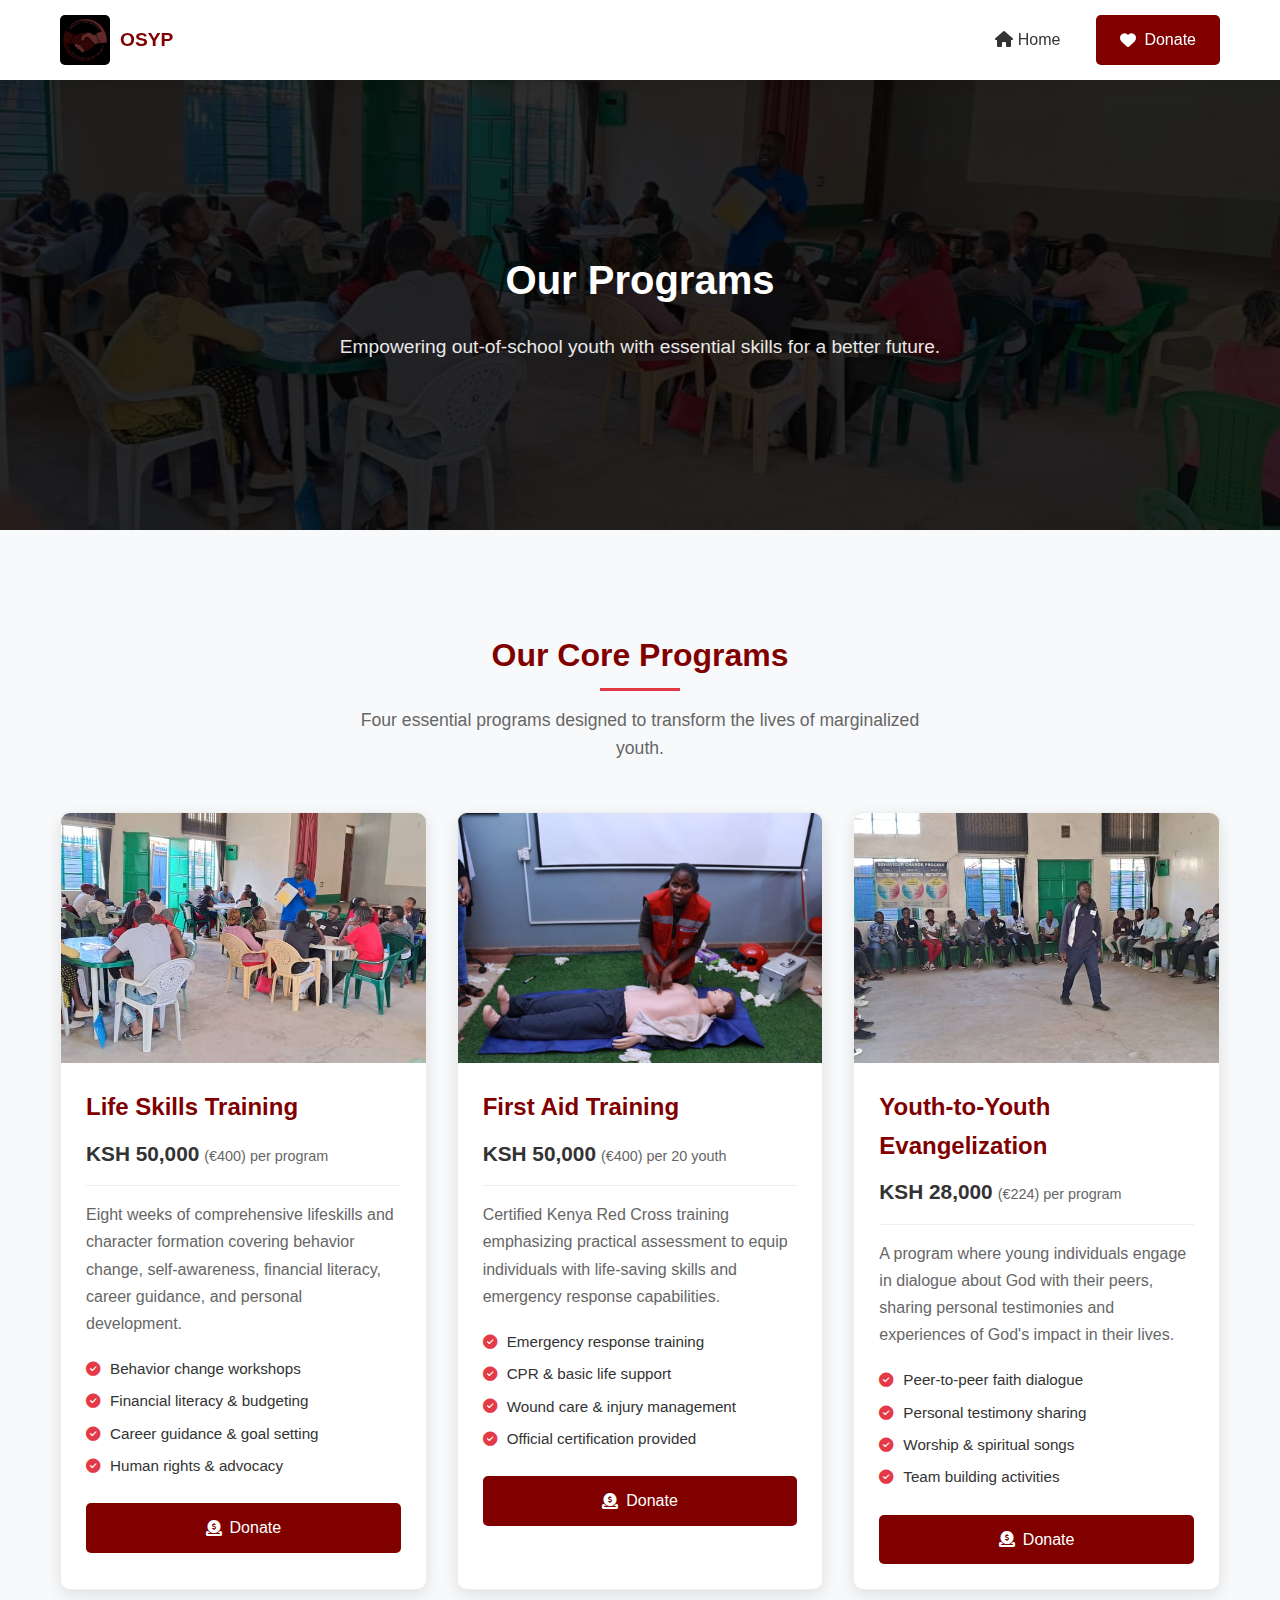
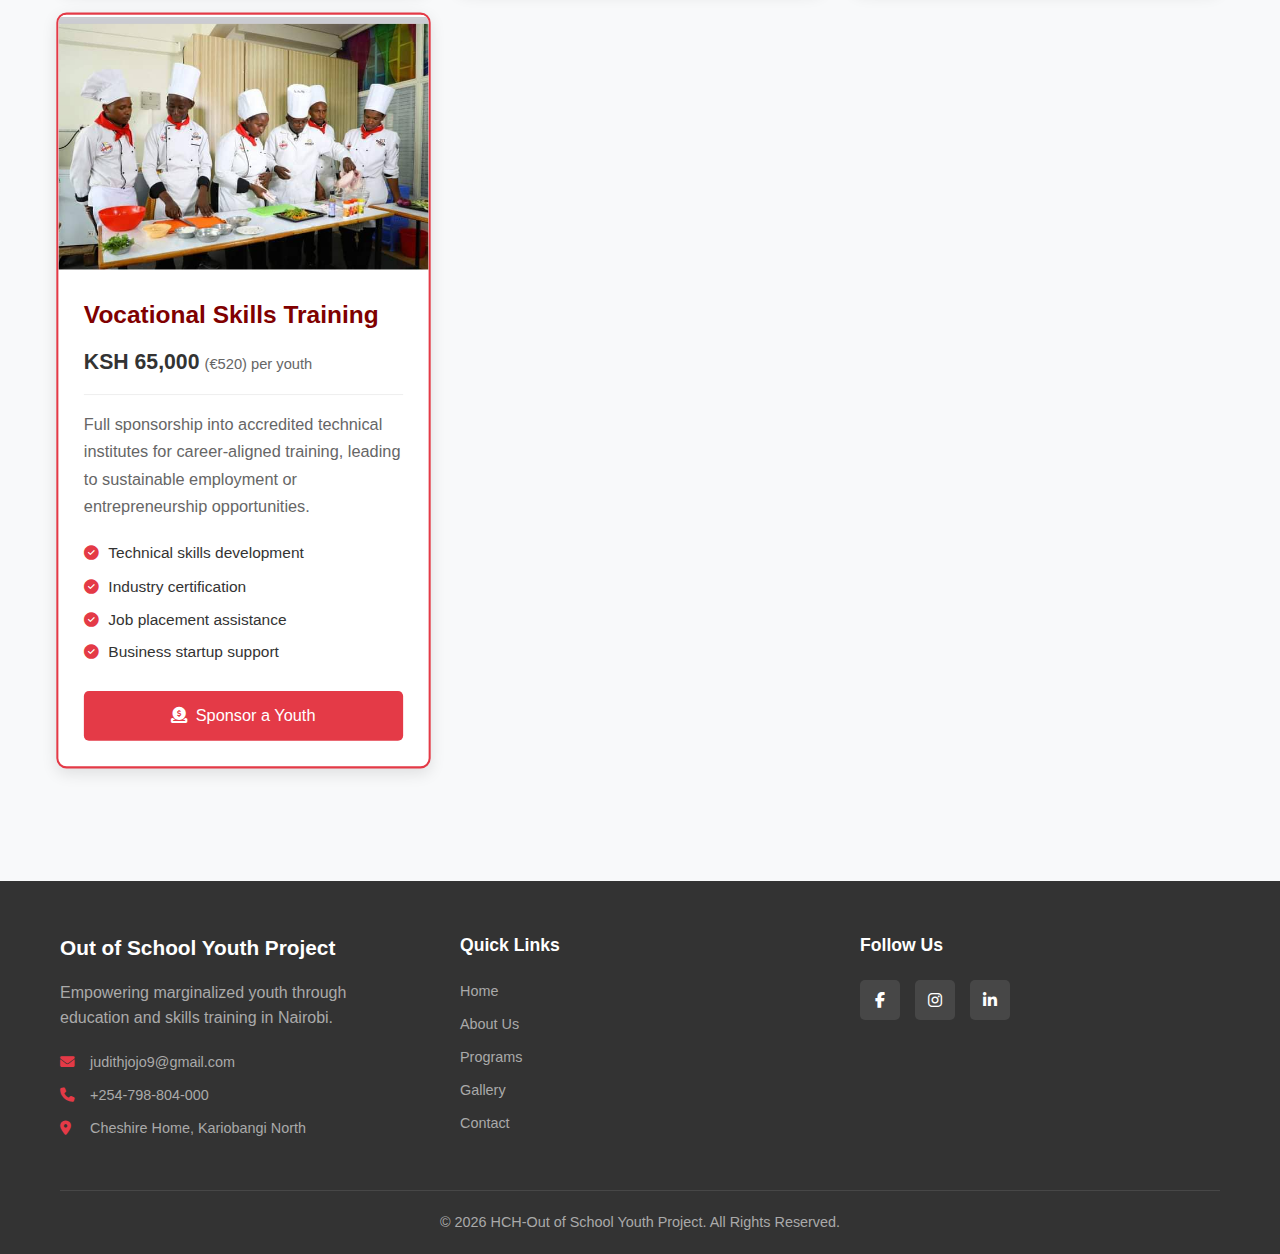
<file: programs.html>
<!doctype html>
<html lang="en">
  <head>
    <meta charset="UTF-8" />
    <meta name="viewport" content="width=device-width, initial-scale=1.0" />
    <title>Our Programs | Out of School Youth Project</title>

    <!-- Favicon -->
    <link rel="icon" type="image/png" href="../images/logo1.jpeg" />

    <!-- Fonts & Icons -->
    <link
      rel="stylesheet"
      href="https://cdnjs.cloudflare.com/ajax/libs/font-awesome/6.4.0/css/all.min.css"
    />

    <!-- Styles -->
    <link rel="stylesheet" href="css/programs.css" />
  </head>
  <body>
    <!-- Navigation -->
    <header class="programs-header">
      <div class="container">
        <div class="header__inner">
          <a href="../index.html" class="logo">
            <img
              src="../images/logo1.jpeg"
              alt="Out Of School Youth Project Logo"
              class="logo__image"
            />
            <span class="logo__text">OSYP</span>
          </a>

          <nav class="programs-nav">
            <a href="../index.html" class="nav-link">
              <i class="fas fa-home"></i> Home
            </a>
            <a href="donation.html" class="btn btn--primary">
              <i class="fas fa-heart"></i> Donate
            </a>
          </nav>
        </div>
      </div>
    </header>

    <!-- Hero Banner -->
    <section class="programs-hero">
      <div class="hero-overlay"></div>
      <div class="container">
        <div class="hero-content">
          <h1 class="hero-title">Our Programs</h1>
          <p class="hero-subtitle">
            Empowering out-of-school youth with essential skills for a better
            future.
          </p>
        </div>
      </div>
    </section>

    <!-- Programs Grid -->
    <section class="programs-section" id="programsSection">
      <div class="container">
        <div class="section-header">
          <h2 class="section-title">Our Core Programs</h2>
          <p class="section-description">
            Four essential programs designed to transform the lives of
            marginalized youth.
          </p>
        </div>

        <div class="programs-grid">
          <!-- Program 1: Life Skills -->
          <div class="program-box">
            <div class="program-image">
              <img
                src="images/img28.jpeg"
                alt="Life Skills Training Session"
                loading="lazy"
              />
            </div>
            <div class="program-content">
              <div class="program-header">
                <h3 class="program-title">Life Skills Training</h3>
                <div class="program-cost">
                  <span class="amount">KSH 50,000</span>
                  <span class="note">(€400) per program</span>
                </div>
              </div>

              <p class="program-description">
                Eight weeks of comprehensive lifeskills and character formation
                covering behavior change, self-awareness, financial literacy,
                career guidance, and personal development.
              </p>

              <div class="program-details">
                <div class="detail-item">
                  <i class="fas fa-check-circle"></i>
                  <span>Behavior change workshops</span>
                </div>
                <div class="detail-item">
                  <i class="fas fa-check-circle"></i>
                  <span>Financial literacy & budgeting</span>
                </div>
                <div class="detail-item">
                  <i class="fas fa-check-circle"></i>
                  <span>Career guidance & goal setting</span>
                </div>
                <div class="detail-item">
                  <i class="fas fa-check-circle"></i>
                  <span>Human rights & advocacy</span>
                </div>
              </div>

              <div class="program-footer">
                <a href="donation.html" class="btn btn--primary">
                  <i class="fas fa-donate"></i> Donate
                </a>
              </div>
            </div>
          </div>

          <!-- Program 2: First Aid Training -->
          <div class="program-box">
            <div class="program-image">
              <img
                src="images/img53.jpeg"
                alt="First Aid Training Session"
                loading="lazy"
              />
            </div>
            <div class="program-content">
              <div class="program-header">
                <h3 class="program-title">First Aid Training</h3>
                <div class="program-cost">
                  <span class="amount">KSH 50,000</span>
                  <span class="note">(€400) per 20 youth</span>
                </div>
              </div>

              <p class="program-description">
                Certified Kenya Red Cross training emphasizing practical
                assessment to equip individuals with life-saving skills and
                emergency response capabilities.
              </p>

              <div class="program-details">
                <div class="detail-item">
                  <i class="fas fa-check-circle"></i>
                  <span>Emergency response training</span>
                </div>
                <div class="detail-item">
                  <i class="fas fa-check-circle"></i>
                  <span>CPR & basic life support</span>
                </div>
                <div class="detail-item">
                  <i class="fas fa-check-circle"></i>
                  <span>Wound care & injury management</span>
                </div>
                <div class="detail-item">
                  <i class="fas fa-check-circle"></i>
                  <span>Official certification provided</span>
                </div>
              </div>

              <div class="program-footer">
                <a href="donation.html" class="btn btn--primary">
                  <i class="fas fa-donate"></i> Donate
                </a>
              </div>
            </div>
          </div>

          <!-- Program 3: Youth Evangelization -->
          <div class="program-box">
            <div class="program-image">
              <img
                src="images/img33.jpeg"
                alt="Youth Evangelization Gathering"
                loading="lazy"
              />
            </div>
            <div class="program-content">
              <div class="program-header">
                <h3 class="program-title">Youth-to-Youth Evangelization</h3>
                <div class="program-cost">
                  <span class="amount">KSH 28,000</span>
                  <span class="note">(€224) per program</span>
                </div>
              </div>

              <p class="program-description">
                A program where young individuals engage in dialogue about God
                with their peers, sharing personal testimonies and experiences
                of God's impact in their lives.
              </p>

              <div class="program-details">
                <div class="detail-item">
                  <i class="fas fa-check-circle"></i>
                  <span>Peer-to-peer faith dialogue</span>
                </div>
                <div class="detail-item">
                  <i class="fas fa-check-circle"></i>
                  <span>Personal testimony sharing</span>
                </div>
                <div class="detail-item">
                  <i class="fas fa-check-circle"></i>
                  <span>Worship & spiritual songs</span>
                </div>
                <div class="detail-item">
                  <i class="fas fa-check-circle"></i>
                  <span>Team building activities</span>
                </div>
              </div>

              <div class="program-footer">
                <a href="donation.html" class="btn btn--primary">
                  <i class="fas fa-donate"></i> Donate
                </a>
              </div>
            </div>
          </div>

          <!-- Program 4: Vocational Training -->
          <div class="program-box featured">
            <div class="program-image">
              <img
                src="images/img23.jpeg"
                alt="Vocational Training Workshop"
                loading="lazy"
              />
            </div>
            <div class="program-content">
              <div class="program-header">
                <h3 class="program-title">Vocational Skills Training</h3>
                <div class="program-cost">
                  <span class="amount">KSH 65,000</span>
                  <span class="note">(€520) per youth</span>
                </div>
              </div>

              <p class="program-description">
                Full sponsorship into accredited technical institutes for
                career-aligned training, leading to sustainable employment or
                entrepreneurship opportunities.
              </p>

              <div class="program-details">
                <div class="detail-item">
                  <i class="fas fa-check-circle"></i>
                  <span>Technical skills development</span>
                </div>
                <div class="detail-item">
                  <i class="fas fa-check-circle"></i>
                  <span>Industry certification</span>
                </div>
                <div class="detail-item">
                  <i class="fas fa-check-circle"></i>
                  <span>Job placement assistance</span>
                </div>
                <div class="detail-item">
                  <i class="fas fa-check-circle"></i>
                  <span>Business startup support</span>
                </div>
              </div>

              <div class="program-footer">
                <a href="donation.html" class="btn btn--secondary">
                  <i class="fas fa-donate"></i> Sponsor a Youth
                </a>
              </div>
            </div>
          </div>
        </div>
      </div>
    </section>

    <!-- Footer -->
    <footer class="programs-footer">
      <div class="container">
        <div class="footer-content">
          <div class="footer-brand">
            <h3>Out of School Youth Project</h3>
            <p>
              Empowering marginalized youth through education and skills
              training in Nairobi.
            </p>

            <div class="contact-info">
              <p><i class="fas fa-envelope"></i> judithjojo9@gmail.com</p>
              <p><i class="fas fa-phone"></i> +254-798-804-000</p>
              <p>
                <i class="fas fa-map-marker-alt"></i> Cheshire Home, Kariobangi
                North
              </p>
            </div>
          </div>

          <div class="footer-links">
            <h4>Quick Links</h4>
            <a href="../index.html">Home</a>
            <a href="../index.html#aboutSection">About Us</a>
            <a href="#programsSection">Programs</a>
            <a href="../index.html#gallerySection">Gallery</a>
            <a href="../index.html#contactSection">Contact</a>
          </div>

          <div class="footer-social">
            <h4>Follow Us</h4>
            <div class="social-icons">
              <a
                href="https://www.facebook.com/share/15QAFkts3z/"
                target="_blank"
                rel="noopener"
              >
                <i class="fab fa-facebook-f"></i>
              </a>
              <a
                href="https://www.instagram.com/out_of_school_youth_project"
                target="_blank"
                rel="noopener"
              >
                <i class="fab fa-instagram"></i>
              </a>
              <a
                href="https://www.linkedin.com/in/out-of-school-youth-project"
                class="social-link"
                target="_blank"
                rel="noopener"
              >
                <i class="fab fa-linkedin-in"></i>
              </a>
            </div>
          </div>
        </div>

        <div class="footer-bottom">
          <p>
            &copy; <span id="currentYear"></span> HCH-Out of School Youth
            Project. All Rights Reserved.
          </p>
        </div>
      </div>
    </footer>

    <!-- JavaScript -->
    <script>
      // Set current year
      document.getElementById("currentYear").textContent =
        new Date().getFullYear();

      // Simple navigation active state
      document.querySelectorAll(".nav-link").forEach((link) => {
        link.addEventListener("click", function () {
          document
            .querySelectorAll(".nav-link")
            .forEach((l) => l.classList.remove("active"));
          this.classList.add("active");
        });
      });
    </script>
  </body>
</html>
</file>
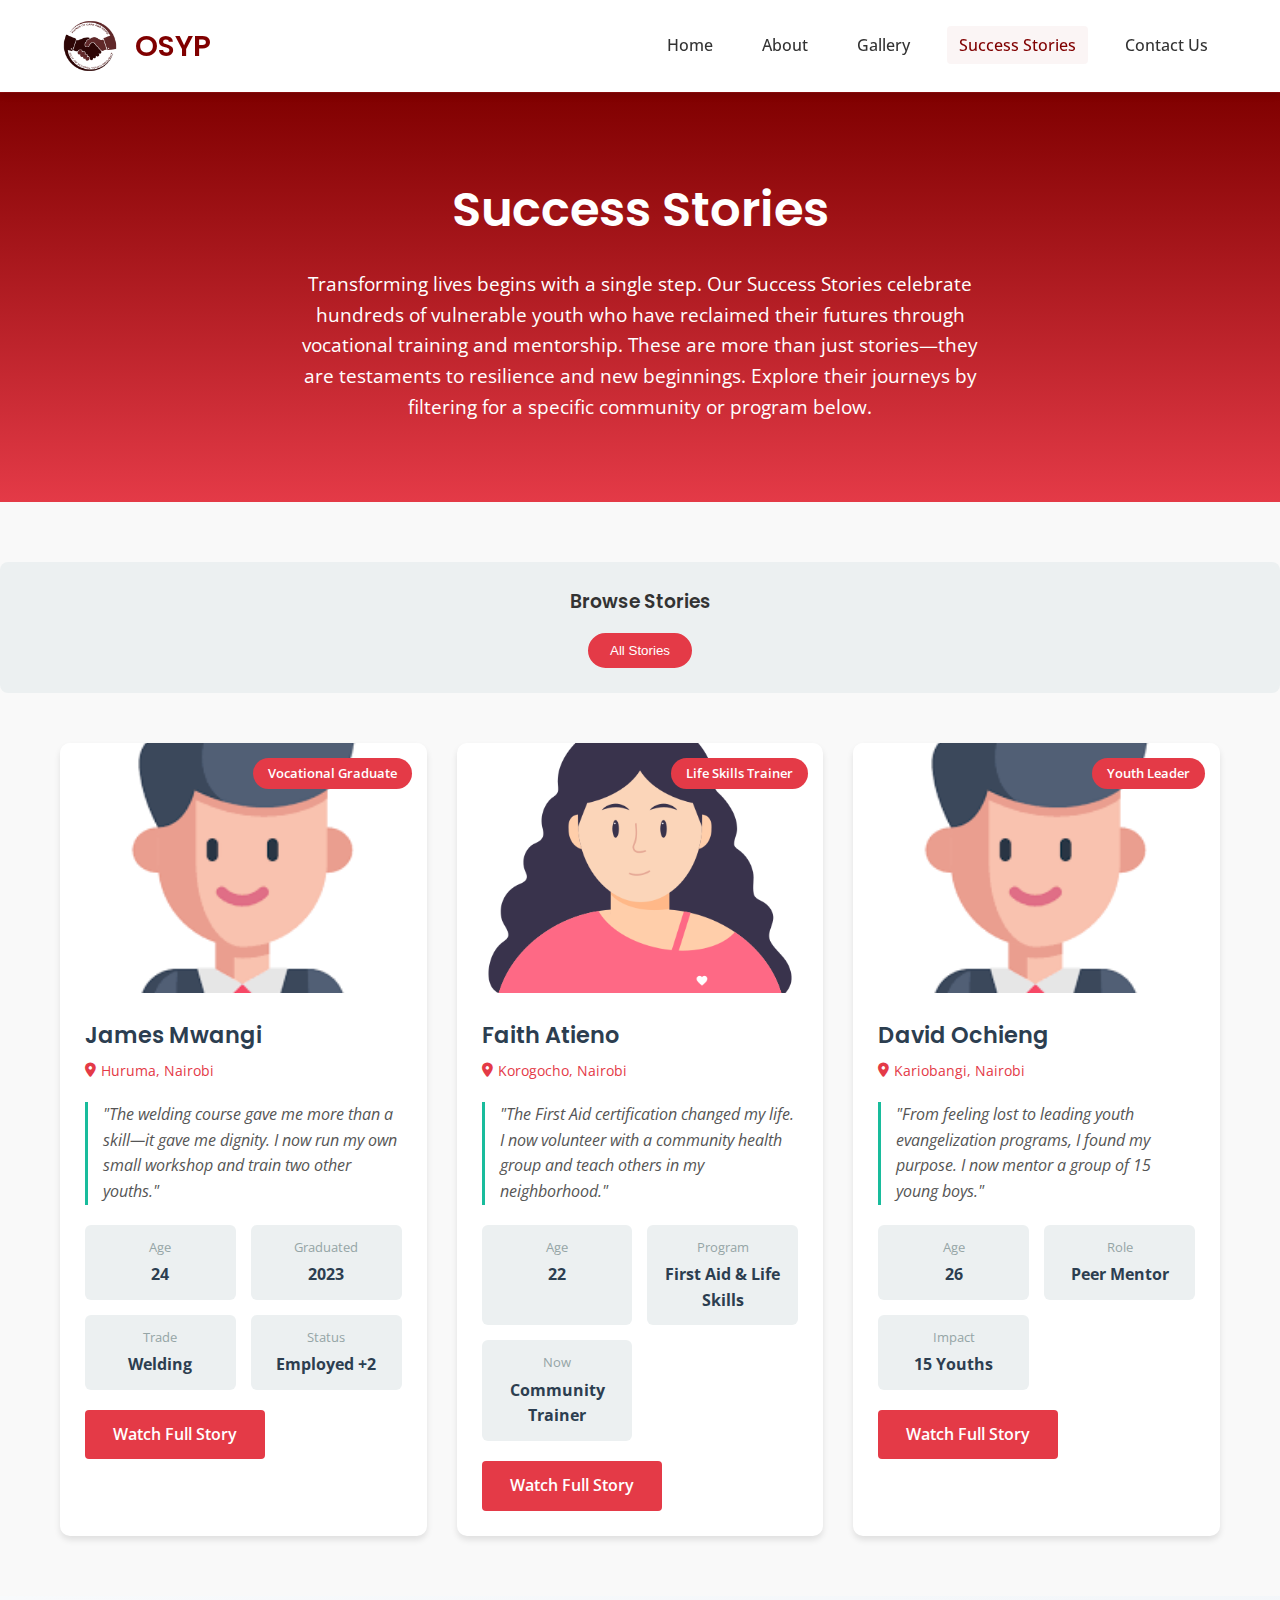
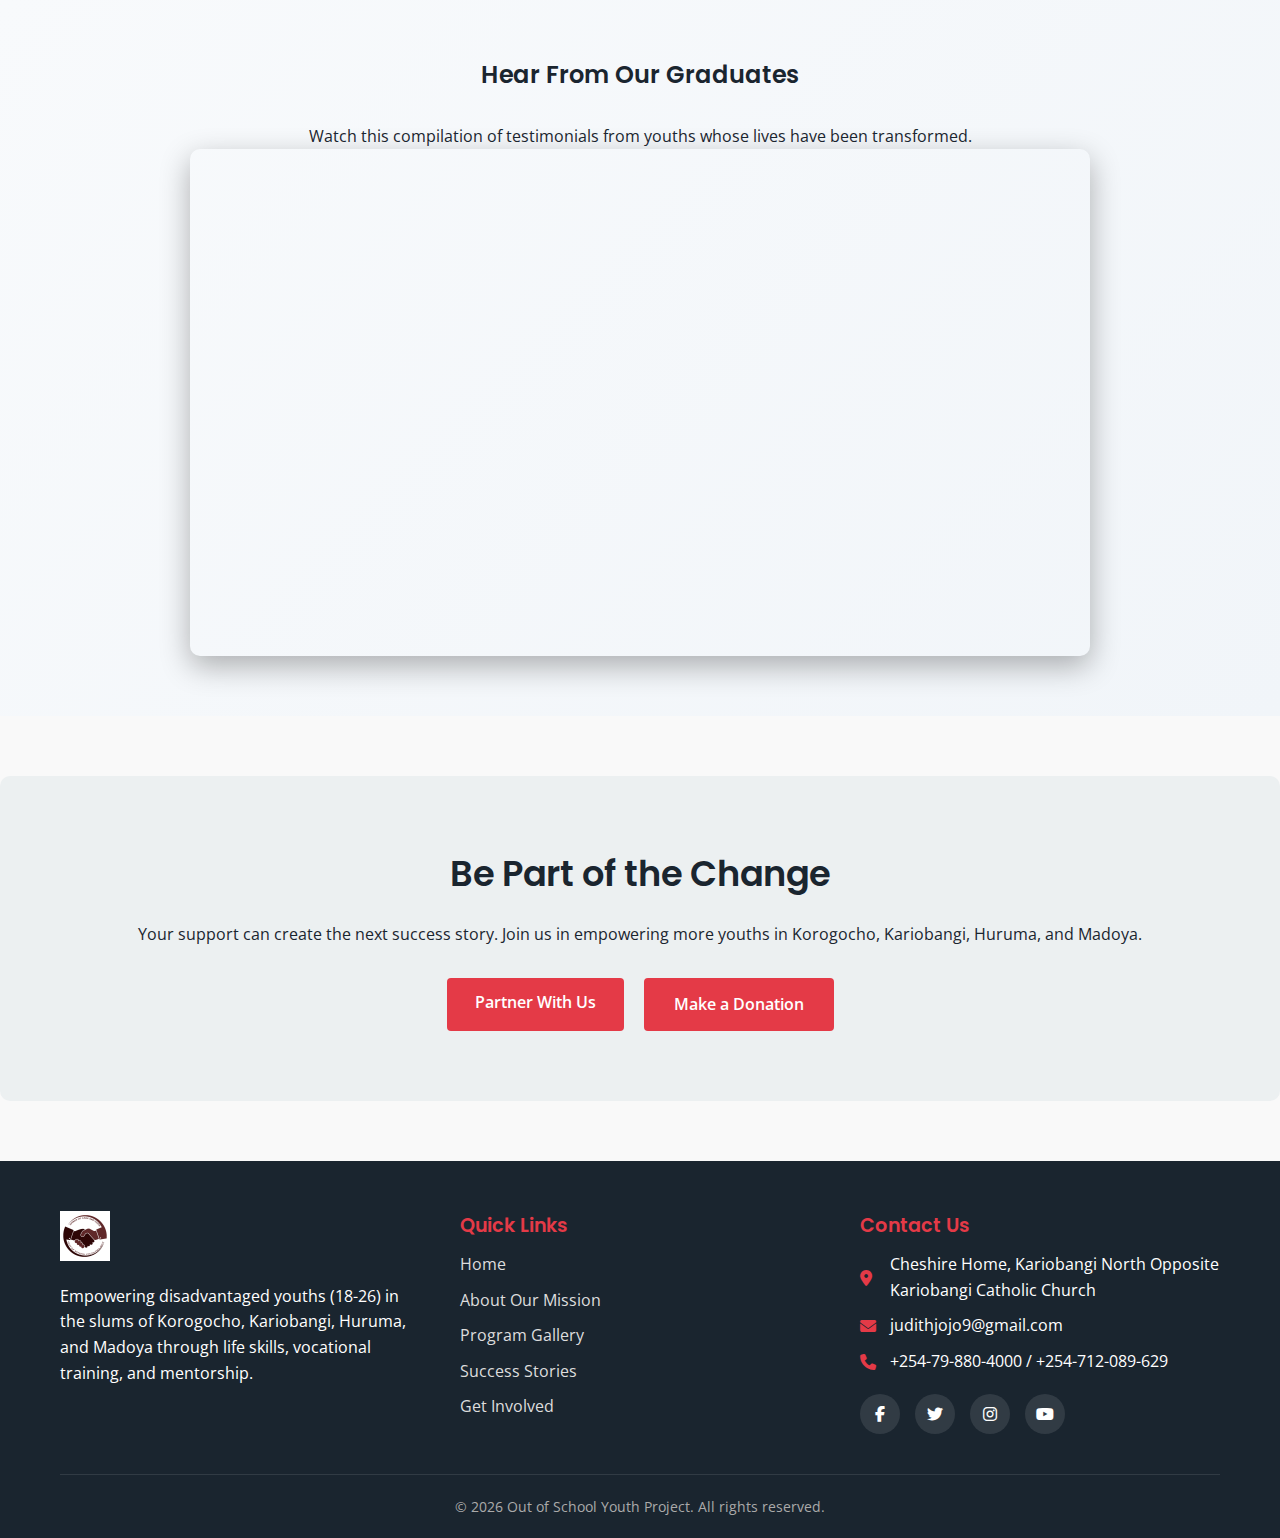
<file: stories.html>
<!doctype html>
<html lang="en">
  <head>
    <meta charset="UTF-8" />
    <meta name="viewport" content="width=device-width, initial-scale=1.0" />
    <title>Success Stories | Out of School Youth Project</title>

    <!-- Fonts & Icons (Same as Main Site) -->
    <link rel="preconnect" href="https://fonts.googleapis.com" />
    <link rel="preconnect" href="https://fonts.gstatic.com" crossorigin />
    <link
      href="https://fonts.googleapis.com/css2?family=Poppins:wght@300;400;500;600;700&family=Open+Sans:wght@400;500;600&display=swap"
      rel="stylesheet"
    />
    <link
      rel="stylesheet"
      href="https://cdnjs.cloudflare.com/ajax/libs/font-awesome/6.4.0/css/all.min.css"
    />

    <!-- Styles -->
    <style>
      /* ===== Root Variables & Base ===== */
      :root {
        /* Color palette from the main site */
        --primary: #2c3e50;
        --secondary: #18bc9c;
        --accent: #e74c3c;
        --dark: #1a252f;
        --light: #ecf0f1;
        --gray: #95a5a6;
        --shadow: 0 4px 6px rgba(0, 0, 0, 0.1);
        --transition: all 0.3s ease;
      }

      * {
        margin: 0;
        padding: 0;
        box-sizing: border-box;
      }

      body {
        font-family: "Open Sans", sans-serif;
        line-height: 1.6;
        color: #333;
        background-color: #f9f9f9;
      }

      h1,
      h2,
      h3,
      h4 {
        font-family: "Poppins", sans-serif;
        font-weight: 600;
        margin-bottom: 1rem;
      }

      .container {
        width: 100%;
        max-width: 1200px;
        margin: 0 auto;
        padding: 0 20px;
      }

      .btn {
        display: inline-block;
        padding: 12px 28px;
        background: #e43a47;
        color: white;
        border: none;
        border-radius: 4px;
        font-weight: 600;
        text-decoration: none;
        cursor: pointer;
        transition: var(--transition);
      }
      .btn:hover {
        background: #aaa;
        transform: translateY(-2px);
      }

      /* ===== Header & Navigation ===== */
      .main-header {
        background-color: white;
        padding: 1rem 0;
        position: sticky;
        top: 0;
        z-index: 1000;
        box-shadow: var(--shadow);
      }

      .header-container {
        display: flex;
        justify-content: space-between;
        align-items: center;
      }

      .logo {
        display: flex;
        align-items: center;
        gap: 15px;
        text-decoration: none;
      }

      .logo-img {
        height: 60px;
        width: auto;
      }

      .logo-text {
        color: #800000;
      }
      .logo-text h1 {
        font-size: 1.8rem;
        margin-bottom: 0;
      }
      .logo-text p {
        font-size: 0.9rem;
        opacity: 0.9;
      }

      .main-nav ul {
        display: flex;
        list-style: none;
        gap: 25px;
      }
      .main-nav a {
        color: var(--dark-color);
        text-decoration: none;
        font-weight: 500;
        padding: 8px 12px;
        border-radius: 4px;
        transition: var(--transition);
      }
      .main-nav a:hover,
      .main-nav a.active {
        background-color: rgba(220, 157, 157, 0.1);
        color: #800000;
      }

      /* ===== Page Hero ===== */
      .page-hero {
        background:
          linear-gradient(#800000, #e43a47),
          url("https://images.unsplash.com/photo-1523050854058-8df90110c9f1?ixlib=rb-4.0.3&auto=format&fit=crop&w=1200&q=80");
        background-size: cover;
        background-position: center;
        color: white;
        text-align: center;
        padding: 80px 20px;
        margin-bottom: 60px;
      }
      .page-hero h1 {
        font-size: 3rem;
        margin-bottom: 20px;
      }
      .page-hero p {
        font-size: 1.2rem;
        max-width: 700px;
        margin: 0 auto;
      }

      /* ===== Success Stories Intro ===== */
      .stories-intro {
        text-align: center;
        padding: 10px 20px;
        margin-bottom: 40px;
      }
      .stories-intro h2 {
        color: var(--primary);
        font-size: 2.2rem;
        margin-bottom: 20px;
      }
      .stories-intro p {
        font-size: 1.1rem;
        color: var(--dark);
        max-width: 800px;
        margin: 0 auto 30px;
      }

      /* ===== Story Filters ===== */
      .story-filters {
        background: var(--light);
        padding: 25px;
        border-radius: 8px;
        margin-bottom: 50px;
        text-align: center;
      }
      .filter-buttons {
        display: flex;
        justify-content: center;
        flex-wrap: wrap;
        gap: 10px;
        margin-top: 15px;
      }
      .filter-btn {
        padding: 8px 20px;
        background: white;
        border: 2px solid #e43a47;
        color: #e43a47;
        border-radius: 30px;
        cursor: pointer;
        font-weight: 500;
        transition: var(--transition);
      }
      .filter-btn.active,
      .filter-btn:hover {
        background: #e43a47;
        color: white;
      }

      /* ===== Stories Grid ===== */
      .stories-grid {
        display: grid;
        grid-template-columns: repeat(auto-fill, minmax(350px, 1fr));
        gap: 30px;
        margin-bottom: 60px;
      }

      .story-card {
        background: white;
        border-radius: 10px;
        overflow: hidden;
        box-shadow: var(--shadow);
        transition: var(--transition);
      }
      .story-card:hover {
        transform: translateY(-10px);
        box-shadow: 0 15px 30px rgba(0, 0, 0, 0.15);
      }

      .story-media {
        height: 250px;
        position: relative;
        overflow: hidden;
      }
      .story-media img {
        width: 100%;
        height: 100%;
        object-fit: cover;
        transition: transform 0.5s ease;
      }
      .story-card:hover .story-media img {
        transform: scale(1.05);
      }
      .story-badge {
        position: absolute;
        top: 15px;
        right: 15px;
        background: #e43a47;
        color: white;
        padding: 5px 15px;
        border-radius: 30px;
        font-size: 0.8rem;
        font-weight: 600;
      }

      .story-content {
        padding: 25px;
      }
      .story-content h3 {
        color: var(--primary);
        font-size: 1.4rem;
        margin-bottom: 5px;
      }
      .story-location {
        color: #e43a47;
        font-size: 0.9rem;
        margin-bottom: 15px;
        display: flex;
        align-items: center;
        gap: 5px;
      }
      .story-quote {
        font-style: italic;
        color: #555;
        border-left: 3px solid var(--secondary);
        padding-left: 15px;
        margin: 20px 0;
      }
      .story-stats {
        display: grid;
        grid-template-columns: 1fr 1fr;
        gap: 15px;
        margin: 20px 0;
      }
      .stat {
        text-align: center;
        padding: 12px;
        background: var(--light);
        border-radius: 6px;
      }
      .stat-label {
        font-size: 0.8rem;
        color: var(--gray);
        display: block;
      }
      .stat-value {
        font-weight: 700;
        color: var(--primary);
        display: block;
        margin-top: 5px;
      }

      /* ===== Video Highlight ===== */
      .video-highlight {
        background: linear-gradient(135deg, #f8fafc 0%, #f1f5f9 100%);
        color: #1a252f;
        padding: 60px 20px;
        text-align: center;
        margin: 60px 0;
      }
      .video-highlight h2 {
        color: #1a252f;
        margin-bottom: 30px;
      }
      .video-wrapper {
        max-width: 900px;
        margin: 0 auto;
        border-radius: 10px;
        overflow: hidden;
        box-shadow: 0 10px 30px rgba(0, 0, 0, 0.3);
      }

      /* ===== Call to Action ===== */
      .cta-section {
        background: var(--light);
        color: var(--dark);
        text-align: center;
        padding: 70px 20px;
        border-radius: 10px;
        margin: 60px 0;
      }
      .cta-section h2 {
        color: var(--dark);
        font-size: 2.2rem;
        margin-bottom: 20px;
      }
      .cta-buttons {
        display: flex;
        justify-content: center;
        gap: 20px;
        margin-top: 30px;
        flex-wrap: wrap;
      }
      .cta-btn.primary {
        background: #e43a47;
      }
      .cta-btn.secondary {
        background-color: #e43a47;
        border: 2px solid #e43a47;
      }

      /* ===== Footer ===== */
      .main-footer {
        background-color: var(--dark);
        color: white;
        padding: 50px 0 20px;
      }
      .footer-content {
        display: grid;
        grid-template-columns: repeat(auto-fit, minmax(250px, 1fr));
        gap: 40px;
        margin-bottom: 40px;
      }
      .footer-logo {
        height: 50px;
        margin-bottom: 15px;
      }
      .footer-links h4,
      .footer-contact h4 {
        color: #e43a47;
        margin-bottom: 10px;
        font-size: 1.2rem;
      }
      .footer-links ul {
        list-style: none;
      }
      .footer-links li {
        margin-bottom: 10px;
      }
      .footer-links a {
        color: #ddd;
        text-decoration: none;
        transition: var(--transition);
      }
      .footer-links a:hover {
        color: #e43a47;
        padding-left: 5px;
      }
      .contact-info p {
        margin-bottom: 10px;
        display: flex;
        align-items: flex-start;
        gap: 10px;
        align-items: center;
      }

      .contact-info p i {
        color: #e43a47;
        min-width: 20px;
      }
      .social-icons {
        display: flex;
        gap: 15px;
        margin-top: 20px;
      }
      .social-icon {
        width: 40px;
        height: 40px;
        background: rgba(255, 255, 255, 0.1);
        border-radius: 50%;
        display: flex;
        align-items: center;
        justify-content: center;
        color: white;
        text-decoration: none;
        transition: var(--transition);
      }
      .social-icon:hover {
        background: #e43a47;
        transform: translateY(-3px);
      }
      .footer-bottom {
        text-align: center;
        padding-top: 20px;
        border-top: 1px solid rgba(255, 255, 255, 0.1);
        font-size: 0.9rem;
        color: #aaa;
      }

      /* ===== Responsive Design ===== */
      @media (max-width: 992px) {
        .page-hero h1 {
          font-size: 2.5rem;
        }
        .stories-grid {
          grid-template-columns: repeat(2, 1fr);
        }
      }
      @media (max-width: 768px) {
        .header-container {
          flex-direction: column;
          gap: 20px;
        }
        .main-nav ul {
          flex-wrap: wrap;
          justify-content: center;
        }
        .page-hero h1 {
          font-size: 2rem;
        }
        .page-hero p {
          font-size: 1rem;
        }
        .stories-grid {
          grid-template-columns: 1fr;
        }
        .cta-buttons {
          flex-direction: column;
          align-items: center;
        }
        .cta-btn {
          width: 100%;
          max-width: 300px;
        }
      }
    </style>
  </head>
  <body>
    <!-- Header with Logo & Navigation -->
    <header class="main-header">
      <div class="container header-container">
        <a href="index.html" class="logo">
          <!-- Replace with actual logo from the main site -->
          <img
            src="images/logo hch.jpeg"
            alt="Out of School Youth Project Logo"
            class="logo-img"
          />
          <div class="logo-text">
            <h1>OSYP</h1>
          </div>
        </a>
        <nav class="main-nav">
          <ul>
            <li><a href="index.html#home">Home</a></li>
            <li>
              <a href="index.html#aboutSection">About</a>
            </li>
            <li>
              <a href="index.html#gallerySection">Gallery</a>
            </li>
            <li>
              <a href="success-stories.html" class="active">Success Stories</a>
            </li>
            <li>
              <a href="index.html#contactSection">Contact Us</a>
            </li>
          </ul>
        </nav>
      </div>
    </header>

    <!-- Page Hero -->
    <section class="page-hero">
      <div class="container">
        <h1>Success Stories</h1>
        <p>
          Transforming lives begins with a single step. Our Success Stories
          celebrate hundreds of vulnerable youth who have reclaimed their
          futures through vocational training and mentorship. These are more
          than just stories—they are testaments to resilience and new
          beginnings. Explore their journeys by filtering for a specific
          community or program below.
        </p>
      </div>
    </section>

    <!-- Introduction -->
    <!--  <section class="stories-intro">
      <div class="container">
        <h2>Transforming Lives, Building Futures</h2>
        <p>
          The Out of School Youth Project has empowered hundreds of young
          individuals through life skills, vocational training, and mentorship.
          Here, we celebrate their achievements and the bright paths they've
          forged.
        </p>
        <p>Filter the stories below by program type or community.</p>
      </div>
    </section> -->

    <!-- Filter Buttons -->
    <section class="story-filters">
      <div class="container">
        <h3>Browse Stories</h3>
        <div class="filter-buttons">
          <button class="filter-btn active" data-filter="all">
            All Stories
          </button>
          <!--<button class="filter-btn" data-filter="vocational">
            Vocational Training
          </button>
          <button class="filter-btn" data-filter="lifeskills">
            Life Skills
          </button>
          <button class="filter-btn" data-filter="evangelization">
            Youth Evangelization
          </button>
          <button class="filter-btn" data-filter="firstaid">
            First Aid Training
          </button>
          <button class="filter-btn" data-filter="korogocho">Korogocho</button>
          <button class="filter-btn" data-filter="huruma">Huruma</button> -->
        </div>
      </div>
    </section>

    <!-- Stories Grid -->
    <section class="container">
      <div class="stories-grid">
        <!-- Story Card 1 -->
        <article class="story-card" data-categories="vocational huruma">
          <div class="story-media">
            <img src="images/avatar.png" alt="James at his welding workshop" />
            <span class="story-badge">Vocational Graduate</span>
          </div>
          <div class="story-content">
            <h3>James Mwangi</h3>
            <p class="story-location">
              <i class="fas fa-map-marker-alt"></i> Huruma, Nairobi
            </p>
            <blockquote class="story-quote">
              "The welding course gave me more than a skill—it gave me dignity.
              I now run my own small workshop and train two other youths."
            </blockquote>
            <div class="story-stats">
              <div class="stat">
                <span class="stat-label">Age</span>
                <span class="stat-value">24</span>
              </div>
              <div class="stat">
                <span class="stat-label">Graduated</span>
                <span class="stat-value">2023</span>
              </div>
              <div class="stat">
                <span class="stat-label">Trade</span>
                <span class="stat-value">Welding</span>
              </div>
              <div class="stat">
                <span class="stat-label">Status</span>
                <span class="stat-value">Employed +2</span>
              </div>
            </div>
            <a href="#" class="btn" onclick="openStoryModal('james')"
              >Watch Full Story</a
            >
          </div>
        </article>

        <!-- Story Card 2 -->
        <article
          class="story-card"
          data-categories="lifeskills firstaid korogocho"
        >
          <div class="story-media">
            <img src="images/avatar2.png" alt="Faith teaching first aid" />
            <span class="story-badge">Life Skills Trainer</span>
          </div>
          <div class="story-content">
            <h3>Faith Atieno</h3>
            <p class="story-location">
              <i class="fas fa-map-marker-alt"></i> Korogocho, Nairobi
            </p>
            <blockquote class="story-quote">
              "The First Aid certification changed my life. I now volunteer with
              a community health group and teach others in my neighborhood."
            </blockquote>
            <div class="story-stats">
              <div class="stat">
                <span class="stat-label">Age</span>
                <span class="stat-value">22</span>
              </div>
              <div class="stat">
                <span class="stat-label">Program</span>
                <span class="stat-value">First Aid & Life Skills</span>
              </div>
              <div class="stat">
                <span class="stat-label">Now</span>
                <span class="stat-value">Community Trainer</span>
              </div>
            </div>
            <a href="#" class="btn" onclick="openStoryModal('faith')"
              >Watch Full Story</a
            >
          </div>
        </article>

        <!-- Story Card 3 -->
        <article class="story-card" data-categories="evangelization lifeskills">
          <div class="story-media">
            <img src="images/avatar.png" alt="David mentoring a group" />
            <span class="story-badge">Youth Leader</span>
          </div>
          <div class="story-content">
            <h3>David Ochieng</h3>
            <p class="story-location">
              <i class="fas fa-map-marker-alt"></i> Kariobangi, Nairobi
            </p>
            <blockquote class="story-quote">
              "From feeling lost to leading youth evangelization programs, I
              found my purpose. I now mentor a group of 15 young boys."
            </blockquote>
            <div class="story-stats">
              <div class="stat">
                <span class="stat-label">Age</span>
                <span class="stat-value">26</span>
              </div>
              <div class="stat">
                <span class="stat-label">Role</span>
                <span class="stat-value">Peer Mentor</span>
              </div>
              <div class="stat">
                <span class="stat-label">Impact</span>
                <span class="stat-value">15 Youths</span>
              </div>
            </div>
            <a href="#" class="btn" onclick="openStoryModal('david')"
              >Watch Full Story</a
            >
          </div>
        </article>
      </div>
    </section>

    <!-- Video Highlight Section -->
    <section class="video-highlight">
      <div class="container">
        <h2>Hear From Our Graduates</h2>
        <p>
          Watch this compilation of testimonials from youths whose lives have
          been transformed.
        </p>
        <div class="video-wrapper">
          <!-- Replace with actual project video -->
          <div style="padding: 56.25% 0 0 0; position: relative">
            <iframe
              src="https://player.vimeo.com/video/123456789?h=abc123def&title=0&byline=0&portrait=0"
              style="
                position: absolute;
                top: 0;
                left: 0;
                width: 100%;
                height: 100%;
              "
              frameborder="0"
              allow="autoplay; fullscreen; picture-in-picture"
              allowfullscreen
            ></iframe>
          </div>
          <script src="https://player.vimeo.com/api/player.js"></script>
        </div>
      </div>
    </section>

    <!-- Call to Action -->
    <section class="cta-section">
      <div class="container">
        <h2>Be Part of the Change</h2>
        <p>
          Your support can create the next success story. Join us in empowering
          more youths in Korogocho, Kariobangi, Huruma, and Madoya.
        </p>
        <div class="cta-buttons">
          <a href="index.html#contactSection" class="btn cta-btn primary"
            >Partner With Us</a
          >
          <a href="donation.html" class="btn cta-btn secondary"
            >Make a Donation</a
          >
        </div>
      </div>
    </section>

    <!-- Footer -->
    <footer class="main-footer">
      <div class="container">
        <div class="footer-content">
          <div class="footer-about">
            <img src="images/logo hch.jpeg" alt="Logo" class="footer-logo" />
            <p>
              Empowering disadvantaged youths (18-26) in the slums of Korogocho,
              Kariobangi, Huruma, and Madoya through life skills, vocational
              training, and mentorship.
            </p>
          </div>
          <div class="footer-links">
            <h4>Quick Links</h4>
            <ul>
              <li>
                <a href="https://www.outofschoolyouthproject.com">Home</a>
              </li>
              <li>
                <a href="https://www.outofschoolyouthproject.com/#about"
                  >About Our Mission</a
                >
              </li>
              <li>
                <a href="https://www.outofschoolyouthproject.com/#gallery"
                  >Program Gallery</a
                >
              </li>
              <li><a href="success-stories.html">Success Stories</a></li>
              <li>
                <a href="https://www.outofschoolyouthproject.com/#contact"
                  >Get Involved</a
                >
              </li>
            </ul>
          </div>
          <div class="footer-contact">
            <h4>Contact Us</h4>
            <div class="contact-info">
              <p>
                <i class="fas fa-map-marker-alt"></i> Cheshire Home, Kariobangi
                North Opposite Kariobangi Catholic Church
              </p>
              <p><i class="fas fa-envelope"></i> judithjojo9@gmail.com</p>
              <p>
                <i class="fas fa-phone"></i> +254-79-880-4000 / +254-712-089-629
              </p>
            </div>
            <div class="social-icons">
              <a href="#" class="social-icon"
                ><i class="fab fa-facebook-f"></i
              ></a>
              <a href="#" class="social-icon"><i class="fab fa-twitter"></i></a>
              <a href="#" class="social-icon"
                ><i class="fab fa-instagram"></i
              ></a>
              <a href="#" class="social-icon"><i class="fab fa-youtube"></i></a>
            </div>
          </div>
        </div>
        <div class="footer-bottom">
          <p>
            &copy; <span id="currentYear">2026</span> Out of School Youth
            Project. All rights reserved.
          </p>
        </div>
      </div>
    </footer>

    <!-- JavaScript for Interactivity -->
    <script>
      // Set current year in footer
      document.getElementById('currentYear').textContent = new Date().getFullYear();

      // Story Filtering Functionality
      document.addEventListener('DOMContentLoaded', function() {
          const filterButtons = document.querySelectorAll('.filter-btn');
          const storyCards = document.querySelectorAll('.story-card');

          filterButtons.forEach(button => {
              button.addEventListener('click', function() {
                  // Update active button
                  filterButtons.forEach(btn => btn.classList.remove('active'));
                  this.classList.add('active');

                  const filterValue = this.getAttribute('data-filter');

                  // Filter cards
                  storyCards.forEach(card => {++
                      categories = card.getAttribute('data-categories');
                      if (filterValue === 'all' || categories.includes(filterValue)) {
                          card.style.display = 'block';
                      } else {
                          card.style.display = 'none';
                      }
                  });
              });
          });
      });

      // Modal function (placeholder - in practice, you would implement a full modal)
      function openStoryModal(storyId) {
          alert('In the full implementation, this would open a detailed modal or page for story: ' + storyId + '\n\nIt would include:\n- Full biography\n- Extended video testimony\n- Detailed journey timeline\n- Photo gallery\n- Impact metrics');
          // You can implement a proper modal window here
      }
    </script>
  </body>
</html>
</file>
<file: projjj/style.css>
/* common style start*/
@import url('https://fonts.googleapis.com/css2?family=Poppins:wght@200;300;400;500;600;700;800&display=swap');
@import url('https://fonts.googleapis.com/css2?family=Quicksand:wght@300;400;500;600&display=swap');

:root{
    --themeRed:#e43a47;
    --gray:#efefef;
    --maroon: #800000;
}
html{
    scroll-behavior: smooth;
    
 }


button,
body,
textarea {
    font-family: "poppins", sans-serif;
    
}
*{
    margin: 0;
    padding: 0;
    box-sizing: border-box;
}
p{
    font-size: 14px;
    line-height: 26px;
}

.fullContainer{
    width: 100%;
}
.container{
    width: 1148px;
    margin: auto;
}

.sectionTitle{
    width: 300px;
    border-bottom: 5px solid var(--themeRed);
    text-align: center;
    font-size: 2rem;
    font-weight: 200;
    margin: -80px auto 50px;
    position: relative;
    padding: 8px 0;
    text-transform:uppercase ;
}
.sectionTitle::after{
    display: inline-block;
    content: "";
    height: 15px;
    width: 15px;
     background-color: var(--themeRed);
     position: absolute;
     left:calc(50% - 10px) ;
     top: calc(75% - 7px);
     transform: rotate(45deg) translate(50%, 50%);
     border: 3px solid #fff;
}

section{
    padding: 100px 0;
    position: relative;
    background-color: beige;
    height: auto;
}

.programs .boxContainer {
    display: grid;
    grid-template-columns: 1fr; 
    grid-gap: 30px; 
    margin-bottom: -100px;
    background-color: #800000;
}

.programs .boxContainer .box {
    display: flex; /* Flexbox for side-by-side layout */
    align-items: center; /* Align items vertically */
    background-color: #e2e2e2;
    border-radius: 5px;
    box-shadow: 0 0 3px 0 #c5c5c5;
    overflow: hidden;
    padding: 20px;
    gap: 180px; /* Space between image and content */
}

.programs .boxContainer .box .cardImage {
    width: 50%; /* Image takes half the space */
    height: 250px; /* Adjust height as needed */
    background-position: center;
    background-size: cover;
    border-radius: 20px;
    overflow: hidden;
    position: relative;
    transition: 0.4s;
}

.programs .boxContainer .box .cardImage::after {
    content: "";
    position: absolute;
    left: 0;
    top: 0;
    width: 100%;
    height: 100%;
    background-size: cover;
    filter: grayscale(100%) ;
    transition: 0.4s;
}

.programs .boxContainer .box:hover .cardImage::after {
    top: 100%; 
}



.programs .boxContainer .box:nth-child(2) .cardImage,
.programs .boxContainer .box:nth-child(2) .cardImage::after {
    background-image: url(../images/img2.jpeg);
}

.programs .boxContainer .box:nth-child(3) .cardImage,
.programs .boxContainer .box:nth-child(3) .cardImage::after {
    background-image: url(../images/img53.jpeg);
}

.programs .boxContainer .box:nth-child(4) .cardImage,
.programs .boxContainer .box:nth-child(4) .cardImage::after {
    background-image: url(../images/img55.jpg);
}
.programs .boxContainer .box:nth-child(5) .cardImage,
.programs .boxContainer .box:nth-child(5) .cardImage::after {
    background-image: url(../images/img45.jpeg);
}

.programs .boxContainer .box .content {
    width: 50%;
    text-align: left;
}

.programs .boxContainer .box .content .programTitle {
    font-size: 26px;
    font-weight: 600;
    color: #444;
    margin-bottom: 10px;
    margin-left: 25px;
}

.programs .boxContainer .box .content .donationcount {
    font-size: 14px;
    font-weight: 600;
    color: #444;
    margin-bottom: 15px;
    margin-left: 25px;
}

.programs .boxContainer .box .content .donationcount span {
    color: var(--themeRed);
}

.programs .boxContainer .box .content button {
    background-color: var(--themeRed);
    color: #fff;
    padding: 10px 20px;
    border-radius: 5px;
    border: none;
    cursor: pointer;
    font-size: 14px;
    transition: 0.3s;
    margin-left: 25px;
}

.programs .boxContainer .box .content button:hover {
    background-color: #c32d38;
}

footer {
    background-color: #181818;
    color: #7f7f7f;
    padding: 30px 0;
    text-align: center;
}

.container {
    width: 80%;
    margin: auto;
    display: flex;
    flex-wrap: wrap;
    justify-content: space-between;
}

.footer-section {
    width: 25%;
    padding: 10px;
}

.footer-section h3 {
    color: #fff;
    margin-bottom: 15px;
}

.copyright {
    margin-top: 20px;
    font-size: 14px;
    color: #ccc;
}

/* Responsive Footer */
@media (max-width: 768px) {
    .container {
        flex-direction: column;
        align-items: center;
    }

    .footer-section {
        width: 100%;
        text-align: center;
    }
}



@media (max-width: 1200px) {
    .container {
        width: 90%; 
    }

    .programs .boxContainer .box {
        gap: 50px; 
    }

    .programs .boxContainer .box .cardImage {
        width: 45%; 
    }

    .programs .boxContainer .box .content {
        width: 55%; 
    }
}

@media (max-width: 768px) {
    .sectionTitle {
        width: auto; 
        font-size: 1.5rem; 
    }

    .programs .boxContainer {
        grid-gap: 30px; 
    }

    .programs .boxContainer .box {
        flex-direction: column; 
        gap: 20px;
        padding: 15px; 
    }

    .programs .boxContainer .box .cardImage {
        width: 100%; 
        height: 200px; 
    }

    .programs .boxContainer .box .content {
        width: 100%; 
        text-align: center; 
    }

    .programs .boxContainer .box .content .programTitle {
        font-size: 22px;
    }

    .programs .boxContainer .box .content .donationcount {
        font-size: 12px;
    }

    .programs .boxContainer .box .content button {
        font-size: 12px; 
        padding: 8px 15px; 
    }
}

@media (max-width: 480px) {
    .sectionTitle {
        font-size: 1.2rem; 
    }

    .programs .boxContainer .box {
        padding: 10px; 
    }

    .programs .boxContainer .box .cardImage {
        height: 150px;
    }

    .programs .boxContainer .box .content .programTitle {
        font-size: 18px;
    }

    .programs .boxContainer .box .content .donationcount {
        font-size: 10px; 
    }

    .programs .boxContainer .box .content button {
        font-size: 10px; 
        padding: 6px 10px;
    }
}
</file>
<file: css/don.css>
/* Donations Page CSS - Simple Version */
:root {
  --primary-color: #800000;
  --secondary-color: #e43a47;
  --light-gray: #f8f9fa;
  --gray: #e2e2e2;
  --dark-gray: #666;
  --text-color: #333;
  --white: #ffffff;
}

* {
  margin: 0;
  padding: 0;
  box-sizing: border-box;
}

body {
  font-family:
    system-ui,
    -apple-system,
    sans-serif;
  line-height: 1.6;
  color: var(--text-color);
  background: var(--white);
}

.container {
  max-width: 800px;
  margin: 0 auto;
  padding: 0 20px;
}

/* Header */
.simple-header {
  padding: 15px 0;
  border-bottom: 1px solid var(--gray);
}

.back-link {
  color: var(--primary-color);
  text-decoration: none;
  display: inline-flex;
  align-items: center;
  gap: 8px;
  font-size: 14px;
}

/* Hero Section */
.simple-hero {
  background: linear-gradient(135deg, var(--primary-color), #a52a2a);
  color: var(--white);
  padding: 60px 0;
  text-align: center;
}

.hero-content h1 {
  font-size: 32px;
  margin-bottom: 15px;
}

.hero-content p {
  font-size: 18px;
  opacity: 0.9;
  max-width: 600px;
  margin: 0 auto;
}

/* Donation Section */
.donation-section {
  padding: 60px 0;
}

.donation-section h2 {
  text-align: center;
  font-size: 28px;
  margin-bottom: 10px;
  color: var(--primary-color);
}

.section-description {
  text-align: center;
  color: var(--dark-gray);
  margin-bottom: 40px;
  font-size: 16px;
}

/* Quick Donations */
.quick-donations {
  display: flex;
  gap: 10px;
  flex-wrap: wrap;
  justify-content: center;
  margin-bottom: 30px;
}

.amount-btn {
  padding: 12px 24px;
  background: var(--white);
  border: 2px solid var(--gray);
  border-radius: 6px;
  font-weight: 600;
  color: var(--text-color);
  cursor: pointer;
  transition: all 0.2s;
  font-size: 15px;
}

.amount-btn:hover {
  border-color: var(--primary-color);
  color: var(--primary-color);
}

.amount-btn.active {
  background: var(--primary-color);
  color: var(--white);
  border-color: var(--primary-color);
}

/* Custom Amount */
.custom-amount {
  margin-bottom: 40px;
  text-align: center;
}

.custom-amount label {
  display: block;
  margin-bottom: 8px;
  font-weight: 600;
  font-size: 14px;
}

.custom-amount input {
  padding: 12px 16px;
  border: 2px solid var(--gray);
  border-radius: 6px;
  font-size: 16px;
  width: 200px;
  text-align: center;
}

.custom-amount input:focus {
  outline: none;
  border-color: var(--primary-color);
}

/* Program Selection */
.program-selection {
  margin-bottom: 40px;
}

.program-selection h3 {
  margin-bottom: 20px;
  color: var(--primary-color);
  font-size: 18px;
}

.program-options {
  display: grid;
  gap: 12px;
}

.program-option {
  display: block;
  cursor: pointer;
}

.program-option input {
  display: none;
}

.option-content {
  padding: 16px;
  border: 2px solid var(--gray);
  border-radius: 6px;
  transition: all 0.2s;
}

.program-option input:checked + .option-content {
  border-color: var(--primary-color);
  background: rgba(128, 0, 0, 0.05);
}

.option-content h4 {
  margin-bottom: 4px;
  font-size: 16px;
  color: var(--text-color);
}

.option-content p {
  font-size: 14px;
  color: var(--dark-gray);
}

/* Donation Form */
.donation-form {
  background: var(--light-gray);
  padding: 30px;
  border-radius: 10px;
  margin-bottom: 40px;
}

.donation-form h3 {
  margin-bottom: 25px;
  color: var(--primary-color);
  font-size: 20px;
}

.form-group {
  margin-bottom: 20px;
}

.form-group label {
  display: block;
  margin-bottom: 8px;
  font-weight: 600;
  font-size: 14px;
}

.form-group input,
.form-group textarea {
  width: 100%;
  padding: 12px 16px;
  border: 1px solid var(--gray);
  border-radius: 6px;
  font-size: 15px;
  font-family: inherit;
}

.form-group input:focus,
.form-group textarea:focus {
  outline: none;
  border-color: var(--primary-color);
}

.form-group textarea {
  resize: vertical;
}

/* Payment Method */
.payment-method {
  margin: 30px 0;
}

.method-options {
  display: flex;
  gap: 20px;
}

.method-option {
  display: flex;
  align-items: center;
  gap: 10px;
  cursor: pointer;
  padding: 12px 20px;
  border: 2px solid var(--gray);
  border-radius: 6px;
  transition: all 0.2s;
}

.method-option input:checked + i + span {
  color: var(--primary-color);
}

.method-option i {
  font-size: 20px;
  color: var(--dark-gray);
}

.method-option span {
  font-weight: 600;
  font-size: 15px;
}

.method-option:hover {
  border-color: var(--primary-color);
}

/* Donation Summary */
.donation-summary {
  background: var(--white);
  padding: 20px;
  border-radius: 6px;
  margin: 30px 0;
  border: 1px solid var(--gray);
}

.summary-item {
  display: flex;
  justify-content: space-between;
  margin-bottom: 10px;
  font-size: 16px;
}

.summary-total {
  display: flex;
  justify-content: space-between;
  padding-top: 15px;
  border-top: 2px solid var(--gray);
  font-size: 18px;
  font-weight: 700;
  color: var(--primary-color);
}

/* Donate Button */
.donate-btn {
  width: 100%;
  padding: 16px;
  background: var(--primary-color);
  color: var(--white);
  border: none;
  border-radius: 6px;
  font-size: 18px;
  font-weight: 600;
  cursor: pointer;
  transition: background 0.2s;
  display: flex;
  align-items: center;
  justify-content: center;
  gap: 10px;
}

.donate-btn:hover {
  background: #600000;
}

.security-note {
  text-align: center;
  margin-top: 15px;
  color: var(--dark-gray);
  font-size: 14px;
}

.security-note i {
  color: var(--primary-color);
  margin-right: 5px;
}

/* Bank Details */
.bank-details {
  padding: 40px 0;
  background: var(--light-gray);
  border-top: 1px solid var(--gray);
}

.bank-details h2 {
  text-align: center;
  margin-bottom: 30px;
  color: var(--primary-color);
}

.bank-info {
  background: var(--white);
  padding: 25px;
  border-radius: 8px;
  border: 1px solid var(--gray);
  margin-bottom: 30px;
}

.info-item {
  display: flex;
  justify-content: space-between;
  padding: 10px 0;
  border-bottom: 1px solid var(--gray);
  font-size: 15px;
}

.info-item:last-child {
  border-bottom: none;
}

.instructions {
  background: var(--white);
  padding: 25px;
  border-radius: 8px;
  border: 1px solid var(--gray);
}

.instructions h4 {
  margin-bottom: 15px;
  color: var(--primary-color);
}

.instructions ol {
  margin-left: 20px;
  font-size: 15px;
}

.instructions li {
  margin-bottom: 8px;
}

/* Footer */
.simple-footer {
  background: var(--text-color);
  color: var(--white);
  padding: 40px 0 20px;
}

.footer-content {
  display: grid;
  grid-template-columns: 2fr 1fr;
  gap: 40px;
  margin-bottom: 30px;
}

.contact-info h3 {
  margin-bottom: 15px;
  font-size: 18px;
}

.contact-info p {
  margin-bottom: 8px;
  font-size: 14px;
  opacity: 0.9;
  display: flex;
  align-items: center;
  gap: 10px;
}

.contact-info i {
  color: var(--secondary-color);
  width: 20px;
}

.footer-links {
  display: flex;
  flex-direction: column;
  gap: 10px;
}

.footer-links a {
  color: var(--white);
  text-decoration: none;
  opacity: 0.9;
  font-size: 14px;
}

.footer-links a:hover {
  opacity: 1;
}

.footer-bottom {
  text-align: center;
  padding-top: 20px;
  border-top: 1px solid rgba(255, 255, 255, 0.1);
  font-size: 14px;
  opacity: 0.8;
}

/* Responsive */
@media (max-width: 768px) {
  .hero-content h1 {
    font-size: 28px;
  }

  .hero-content p {
    font-size: 16px;
  }

  .quick-donations {
    flex-direction: column;
    align-items: center;
  }

  .amount-btn {
    width: 200px;
  }

  .method-options {
    flex-direction: column;
    align-items: flex-start;
  }

  .footer-content {
    grid-template-columns: 1fr;
    gap: 30px;
    text-align: center;
  }

  .contact-info p {
    justify-content: center;
  }
}

@media (max-width: 480px) {
  .container {
    padding: 0 15px;
  }

  .hero-content h1 {
    font-size: 24px;
  }

  .donation-form {
    padding: 20px;
  }

  .bank-info,
  .instructions {
    padding: 20px;
  }

  .info-item {
    flex-direction: column;
    gap: 5px;
  }
}
/* Payment Instructions */
.payment-instructions {
  margin: 30px 0;
  background: #fff;
  border: 2px solid #e43a47;
  border-radius: 10px;
  overflow: hidden;
  box-shadow: 0 4px 15px rgba(0, 0, 0, 0.1);
}

.payment-instructions > div {
  display: none;
  padding: 25px;
}

.payment-instructions > div.active {
  display: block;
}

.payment-instructions h3 {
  color: #800000;
  margin-bottom: 20px;
  font-size: 20px;
  display: flex;
  align-items: center;
  gap: 10px;
}

.payment-instructions h3 i {
  color: #e43a47;
}

/* M-Pesa Instructions */
.instructions-steps {
  display: grid;
  gap: 7px;
  margin: 25px 0;
}

.step {
  display: flex;
  align-items: flex-start;
  gap: 15px;
  padding: 15px;
  background: #f8f9fa;
  border-radius: 8px;
  border-left: 4px solid #800000;
}

.step-number {
  width: 30px;
  height: 30px;
  background: #800000;
  color: white;
  border-radius: 50%;
  display: flex;
  align-items: center;
  justify-content: center;
  font-weight: bold;
  flex-shrink: 0;
}

.step p {
  margin: 0;
  font-size: 15px;
  line-height: 1.5;
}

.step strong {
  color: #800000;
  background: rgba(128, 0, 0, 0.1);
  padding: 2px 6px;
  border-radius: 4px;
  font-size: 14px;
}

/* Bank Instructions */
.bank-details-list {
  background: #f8f9fa;
  padding: 20px;
  border-radius: 8px;
  margin: 20px 0;
}

.bank-details-list .detail-item {
  display: flex;
  justify-content: space-between;
  padding: 10px 0;
  border-bottom: 1px solid #e2e2e2;
  font-size: 15px;
}

.bank-details-list .detail-item:last-child {
  border-bottom: none;
}

.bank-details-list .detail-item strong {
  color: #800000;
  min-width: 150px;
}

.bank-steps {
  margin: 25px 0;
}

.bank-steps h4 {
  color: #800000;
  margin-bottom: 15px;
  font-size: 17px;
}

.bank-steps ol {
  margin-left: 20px;
  font-size: 15px;
}

.bank-steps li {
  margin-bottom: 10px;
  padding-left: 10px;
}

/* Payment Note */
.payment-note {
  background: rgba(228, 58, 71, 0.1);
  padding: 15px;
  border-radius: 8px;
  border-left: 4px solid #e43a47;
  margin-top: 20px;
}

.payment-note p {
  margin: 0;
  font-size: 14px;
  color: #333;
  display: flex;
  align-items: flex-start;
  gap: 10px;
}

.payment-note i {
  color: #e43a47;
  margin-top: 3px;
}

.payment-note strong {
  color: #800000;
  background: rgba(255, 255, 255, 0.9);
  padding: 2px 6px;
  border-radius: 4px;
}

/* Responsive Design */
@media (max-width: 768px) {
  .payment-instructions {
    margin: 20px 0;
  }

  .payment-instructions > div {
    padding: 20px;
  }

  .step {
    flex-direction: column;
    gap: 10px;
    padding: 12px;
  }

  .bank-details-list .detail-item {
    flex-direction: column;
    gap: 5px;
    padding: 12px 0;
  }

  .bank-details-list .detail-item strong {
    min-width: auto;
  }
}

@media (max-width: 480px) {
  .payment-instructions > div {
    padding: 15px;
  }

  .payment-instructions h3 {
    font-size: 18px;
  }

  .bank-steps ol {
    margin-left: 15px;
    font-size: 14px;
  }
}

/* Header Styles matching home page */
.main-header {
  background-color: #ffffff;
  padding: 8px 0;
  position: sticky;
  top: 0;
  z-index: 1000;
  box-shadow: 0 2px 10px rgba(0, 0, 0, 0.1);
}

.header-container {
  max-width: 1200px;
  margin: 0 auto;
  padding: 0 20px;
  display: flex;
  justify-content: space-between;
  align-items: center;
}

.logo {
  display: flex;
  align-items: center;
  gap: 8px;
  text-decoration: none;
  color: #c1121f;
}

.logo-img {
  height: 50px;
  width: auto;
  border-radius: 5px;
}

.logo-text {
  font-size: 1.5rem;
  font-weight: bold;
}

.nav-links {
  display: flex;
  gap: 1rem;
  align-items: center;
}

.nav-links a {
  color: var(--dark-color);
  text-decoration: none;
  font-weight: 600;
  transition: color 0.3s ease;
  padding: 5px 10px;
  border-radius: 4px;
}

.nav-links a:hover {
  color: #e43a47;
  background-color: rgba(255, 255, 255, 0.1);
}

.nav-links a.active {
  color: #c1121f;
  background-color: rgba(255, 255, 255, 0.1);
}

.donate-nav-btn {
  background-color: #e63946;
  color: white;
  padding: 8px 20px;
  border-radius: 30px;
  font-weight: bold;
  transition: background-color 0.3s ease;
}

.donate-nav-btn:hover {
  background-color: #c1121f;
}

.mobile-menu-btn {
  display: none;
  background: none;
  border: none;
  color: white;
  font-size: 1.5rem;
  cursor: pointer;
}

/* Footer Styles matching home page */
.main-footer {
  background-color: #181818;
  color: white;
  padding: 3rem 0 1.5rem;
}

.footer-container {
  max-width: 1200px;
  margin: 0 auto;
  padding: 0 20px;
}

.footer-content {
  display: grid;
  grid-template-columns: repeat(auto-fit, minmax(250px, 1fr));
  gap: 2rem;
  margin-bottom: 2rem;
}

.footer-logo-section {
  display: flex;
  flex-direction: column;
}

.footer-logo {
  display: flex;
  align-items: center;
  gap: 10px;
  margin-bottom: 1rem;
  text-decoration: none;
  color: white;
}

.footer-logo-img {
  height: 40px;
  width: auto;
  border-radius: 5px;
}

.footer-logo-text {
  font-size: 1.3rem;
  font-weight: bold;
}

.footer-description {
  line-height: 1.6;
  color: #cbd5e1;
  margin-bottom: 1rem;
}

.footer-social {
  display: flex;
  gap: 1rem;
  margin-top: 1rem;
}

.footer-social a {
  display: inline-flex;
  align-items: center;
  justify-content: center;
  width: 40px;
  height: 40px;
  background-color: rgba(255, 255, 255, 0.1);
  border-radius: 50%;
  color: white;
  text-decoration: none;
  transition: background-color 0.3s ease;
}

.footer-social a:hover {
  background-color: #c1121f;
}

.footer-heading {
  font-size: 1.2rem;
  margin-bottom: 0.2rem;
  color: white;
  position: relative;
  padding-bottom: 0.5rem;
}

.footer-links-list {
  list-style: none;
  padding: 0;
}

.footer-links-list li {
  margin-bottom: 0.4rem;
}

.footer-links-list a {
  color: #cbd5e1;
  text-decoration: none;
  transition: color 0.3s ease;
}

.footer-links-list a:hover {
  color: #c1121f;
  padding-left: 5px;
}

.contact-info p {
  display: flex;
  align-items: center;
  gap: 10px;
  margin-bottom: 1rem;
  color: #cbd5e1;
}

.contact-info i {
  color: #c1121f;
  width: 22px;
}

.footer-bottom {
  text-align: center;
  padding-top: 1.5rem;
  border-top: 1px solid rgba(255, 255, 255, 0.1);
  color: #cbd5e1;
}

/* Responsive Styles */
@media (max-width: 768px) {
  .mobile-menu-btn {
    display: block;
  }

  .nav-links {
    position: fixed;
    top: 80px;
    left: 0;
    width: 100%;
    background-color: #1a3a5f;
    flex-direction: column;
    padding: 2rem;
    gap: 1.5rem;
    box-shadow: 0 5px 10px rgba(0, 0, 0, 0.1);
    transform: translateY(-100%);
    opacity: 0;
    transition:
      transform 0.3s ease,
      opacity 0.3s ease;
    z-index: 999;
  }

  .nav-links.active {
    transform: translateY(0);
    opacity: 1;
  }

  .header-container {
    padding: 0 15px;
  }

  .footer-content {
    grid-template-columns: 1fr;
    text-align: center;
  }

  .footer-heading::after {
    left: 50%;
    transform: translateX(-50%);
  }

  .contact-info p {
    justify-content: center;
  }

  .footer-social {
    justify-content: center;
  }
}

/* Simple Header override */
.simple-header {
  display: none;
}

/* Hero Section */
.simple-hero {
  background:
    linear-gradient(#e63946), (#800000), url("../images/donate-hero.jpg");
  background-size: cover;
  background-position: center;
  color: white;
  padding: 5rem 0;
  text-align: center;
}

.hero-content h1 {
  font-size: 2.5rem;
  margin-bottom: 1rem;
}

.hero-content p {
  font-size: 1.2rem;
  max-width: 700px;
  margin: 0 auto;
  line-height: 1.6;
}

@media (max-width: 768px) {
  .hero-content h1 {
    font-size: 2rem;
  }

  .hero-content p {
    font-size: 1.1rem;
    padding: 0 15px;
  }

  .simple-hero {
    padding: 3rem 0;
  }
}
</file>
<file: css/programs.css>
/* Programs Page CSS - Simplified */
:root {
  --primary-color: #800000;
  --secondary-color: #e43a47;
  --light-color: #f8f9fa;
  --white: #ffffff;
  --dark-color: #333;
  --gray-medium: #666;
  --gray-light: #eee;
}

/* Base Styles */
* {
  margin: 0;
  padding: 0;
  box-sizing: border-box;
}

body {
  font-family: "Segoe UI", Tahoma, Geneva, Verdana, sans-serif;
  line-height: 1.6;
  color: var(--dark-color);
  background-color: var(--light-color);
}

.container {
  width: 100%;
  max-width: 1200px;
  margin: 0 auto;
  padding: 0 20px;
}

/* Buttons */
.btn {
  display: inline-flex;
  align-items: center;
  justify-content: center;
  gap: 8px;
  padding: 12px 24px;
  border-radius: 5px;
  font-weight: 500;
  text-decoration: none;
  cursor: pointer;
  border: none;
  transition: all 0.3s ease;
  font-size: 1rem;
  white-space: nowrap;
}

.btn--primary {
  background-color: var(--primary-color);
  color: var(--white);
}

.btn--primary:hover {
  background-color: #600000;
  transform: translateY(-2px);
  box-shadow: 0 4px 8px rgba(0, 0, 0, 0.2);
}

.btn--secondary {
  background-color: var(--secondary-color);
  color: var(--white);
}

.btn--secondary:hover {
  background-color: #d32f2f;
  transform: translateY(-2px);
  box-shadow: 0 4px 8px rgba(0, 0, 0, 0.2);
}

/* Header */
.programs-header {
  background-color: var(--white);
  box-shadow: 0 2px 10px rgba(0, 0, 0, 0.1);
  padding: 15px 0;
  position: sticky;
  top: 0;
  z-index: 100;
}

.header__inner {
  display: flex;
  justify-content: space-between;
  align-items: center;
}

.logo {
  display: flex;
  align-items: center;
  text-decoration: none;
  gap: 10px;
}

.logo__image {
  height: 50px;
  width: 50px;
  object-fit: contain;
  border-radius: 5px;
}

.logo__text {
  font-size: 1.2rem;
  font-weight: 700;
  color: var(--primary-color);
}

.programs-nav {
  display: flex;
  align-items: center;
  gap: 20px;
}

.nav-link {
  text-decoration: none;
  color: var(--dark-color);
  font-weight: 500;
  padding: 8px 16px;
  border-radius: 5px;
  transition: all 0.3s ease;
}

.nav-link:hover,
.nav-link.active {
  color: var(--primary-color);
  background-color: rgba(128, 0, 0, 0.1);
}

/* Hero Banner */
.programs-hero {
  min-height: 50vh;
  display: flex;
  align-items: center;
  position: relative;
  background: linear-gradient(rgba(0, 0, 0, 0.7), rgba(0, 0, 0, 0.7)),
    url("../images/img28.jpeg");
  background-size: cover;
  background-position: center;
  color: var(--white);
  margin-bottom: 40px;
}

.hero-overlay {
  position: absolute;
  top: 0;
  left: 0;
  width: 100%;
  height: 100%;
  background: rgba(0, 0, 0, 0.4);
}

.hero-content {
  position: relative;
  z-index: 2;
  text-align: center;
  padding: 60px 20px;
  max-width: 800px;
  margin: 0 auto;
}

.hero-title {
  font-size: 2.5rem;
  margin-bottom: 20px;
}

.hero-subtitle {
  font-size: 1.2rem;
  opacity: 0.9;
}

/* Section Header */
.section-header {
  text-align: center;
  margin-bottom: 50px;
}

.section-title {
  font-size: 2rem;
  color: var(--primary-color);
  margin-bottom: 15px;
  position: relative;
  display: inline-block;
  padding-bottom: 10px;
}

.section-title::after {
  content: "";
  position: absolute;
  bottom: 0;
  left: 50%;
  transform: translateX(-50%);
  width: 80px;
  height: 3px;
  background: var(--secondary-color);
}

.section-description {
  font-size: 1.1rem;
  color: var(--gray-medium);
  max-width: 600px;
  margin: 0 auto;
}

/* Programs Grid */
.programs-section {
  padding: 60px 0;
}

.programs-grid {
  display: grid;
  grid-template-columns: repeat(auto-fit, minmax(300px, 1fr));
  gap: 30px;
  margin-bottom: 60px;
}

.program-box {
  background: var(--white);
  border-radius: 10px;
  overflow: hidden;
  box-shadow: 0 5px 15px rgba(0, 0, 0, 0.1);
  transition: transform 0.3s ease;
  border: 1px solid var(--gray-light);
}

.program-box.featured {
  border: 2px solid var(--secondary-color);
  transform: scale(1.02);
}

.program-box:hover {
  transform: translateY(-10px);
  box-shadow: 0 15px 30px rgba(0, 0, 0, 0.15);
}

.program-box.featured:hover {
  transform: translateY(-10px) scale(1.02);
}

.program-image {
  height: 250px;
  overflow: hidden;
}

.program-image img {
  width: 100%;
  height: 100%;
  object-fit: cover;
  transition: transform 0.5s ease;
}

.program-box:hover .program-image img {
  transform: scale(1.1);
}

.program-content {
  padding: 25px;
}

.program-header {
  margin-bottom: 15px;
  border-bottom: 1px solid var(--gray-light);
  padding-bottom: 15px;
}

.program-title {
  font-size: 1.5rem;
  color: var(--primary-color);
  margin-bottom: 10px;
}

.program-cost {
  display: flex;
  align-items: baseline;
  gap: 5px;
}

.program-cost .amount {
  font-size: 1.3rem;
  font-weight: 700;
  color: var(--dark-color);
}

.program-cost .note {
  font-size: 0.9rem;
  color: var(--gray-medium);
}

.program-description {
  color: var(--gray-medium);
  margin-bottom: 20px;
  line-height: 1.7;
}

.program-details {
  margin-bottom: 25px;
}

.detail-item {
  display: flex;
  align-items: center;
  gap: 10px;
  margin-bottom: 8px;
  font-size: 0.95rem;
}

.detail-item i {
  color: var(--secondary-color);
  font-size: 0.9rem;
}

.program-footer {
  text-align: center;
}

.program-footer .btn {
  width: 100%;
}

/* Footer */
.programs-footer {
  background-color: var(--dark-color);
  color: var(--white);
  padding: 50px 0 20px;
}

.footer-content {
  display: grid;
  grid-template-columns: repeat(auto-fit, minmax(250px, 1fr));
  gap: 40px;
  margin-bottom: 40px;
}

.footer-brand h3 {
  color: var(--white);
  margin-bottom: 15px;
  font-size: 1.3rem;
}

.footer-brand p {
  color: #aaa;
  margin-bottom: 20px;
  line-height: 1.6;
}

.contact-info p {
  display: flex;
  align-items: center;
  gap: 10px;
  margin-bottom: 10px;
  color: #aaa;
  font-size: 0.9rem;
}

.contact-info i {
  color: var(--secondary-color);
  width: 20px;
}

.footer-links h4,
.footer-social h4 {
  color: var(--white);
  margin-bottom: 20px;
  font-size: 1.1rem;
}

.footer-links {
  display: flex;
  flex-direction: column;
}

.footer-links a {
  color: #aaa;
  text-decoration: none;
  margin-bottom: 10px;
  transition: color 0.3s ease;
  font-size: 0.9rem;
}

.footer-links a:hover {
  color: var(--secondary-color);
  padding-left: 5px;
}

.social-icons {
  display: flex;
  gap: 15px;
}

.social-icons a {
  display: flex;
  align-items: center;
  justify-content: center;
  width: 40px;
  height: 40px;
  background-color: rgba(255, 255, 255, 0.1);
  color: var(--white);
  border-radius: 5px;
  text-decoration: none;
  transition: all 0.3s ease;
}

.social-icons a:hover {
  background-color: var(--secondary-color);
  transform: translateY(-3px);
}

.footer-bottom {
  text-align: center;
  padding-top: 20px;
  border-top: 1px solid rgba(255, 255, 255, 0.1);
  color: #aaa;
  font-size: 0.9rem;
}

/* Responsive Design */
@media (max-width: 768px) {
  .programs-nav {
    display: none;
  }

  .hero-title {
    font-size: 2rem;
  }

  .hero-subtitle {
    font-size: 1rem;
  }

  .section-title {
    font-size: 1.5rem;
  }

  .programs-grid {
    grid-template-columns: 1fr;
  }

  .program-box.featured {
    transform: none;
  }

  .footer-content {
    grid-template-columns: 1fr;
    text-align: center;
  }

  .contact-info p {
    justify-content: center;
  }
}

@media (max-width: 480px) {
  .container {
    padding: 0 15px;
  }

  .program-content {
    padding: 20px;
  }

  .program-title {
    font-size: 1.3rem;
  }

  .program-cost .amount {
    font-size: 1.1rem;
  }
}
</file>
